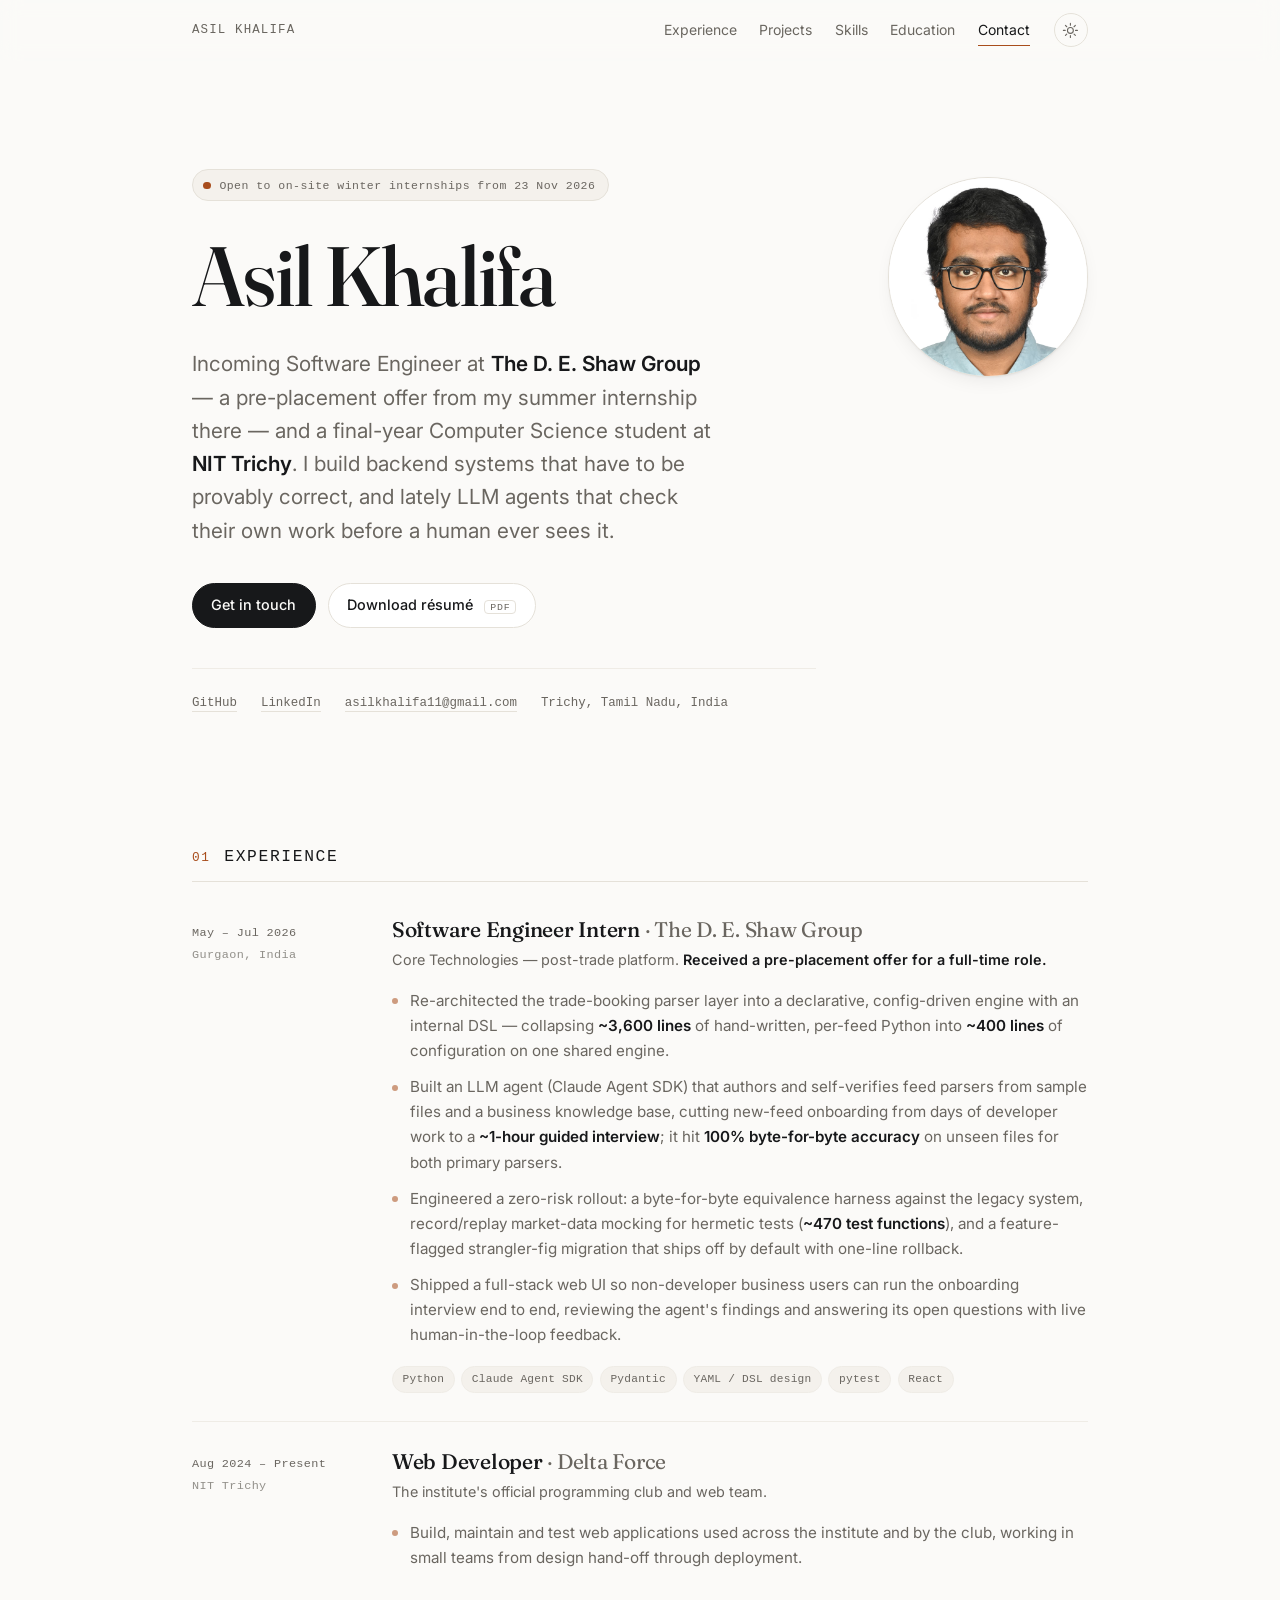
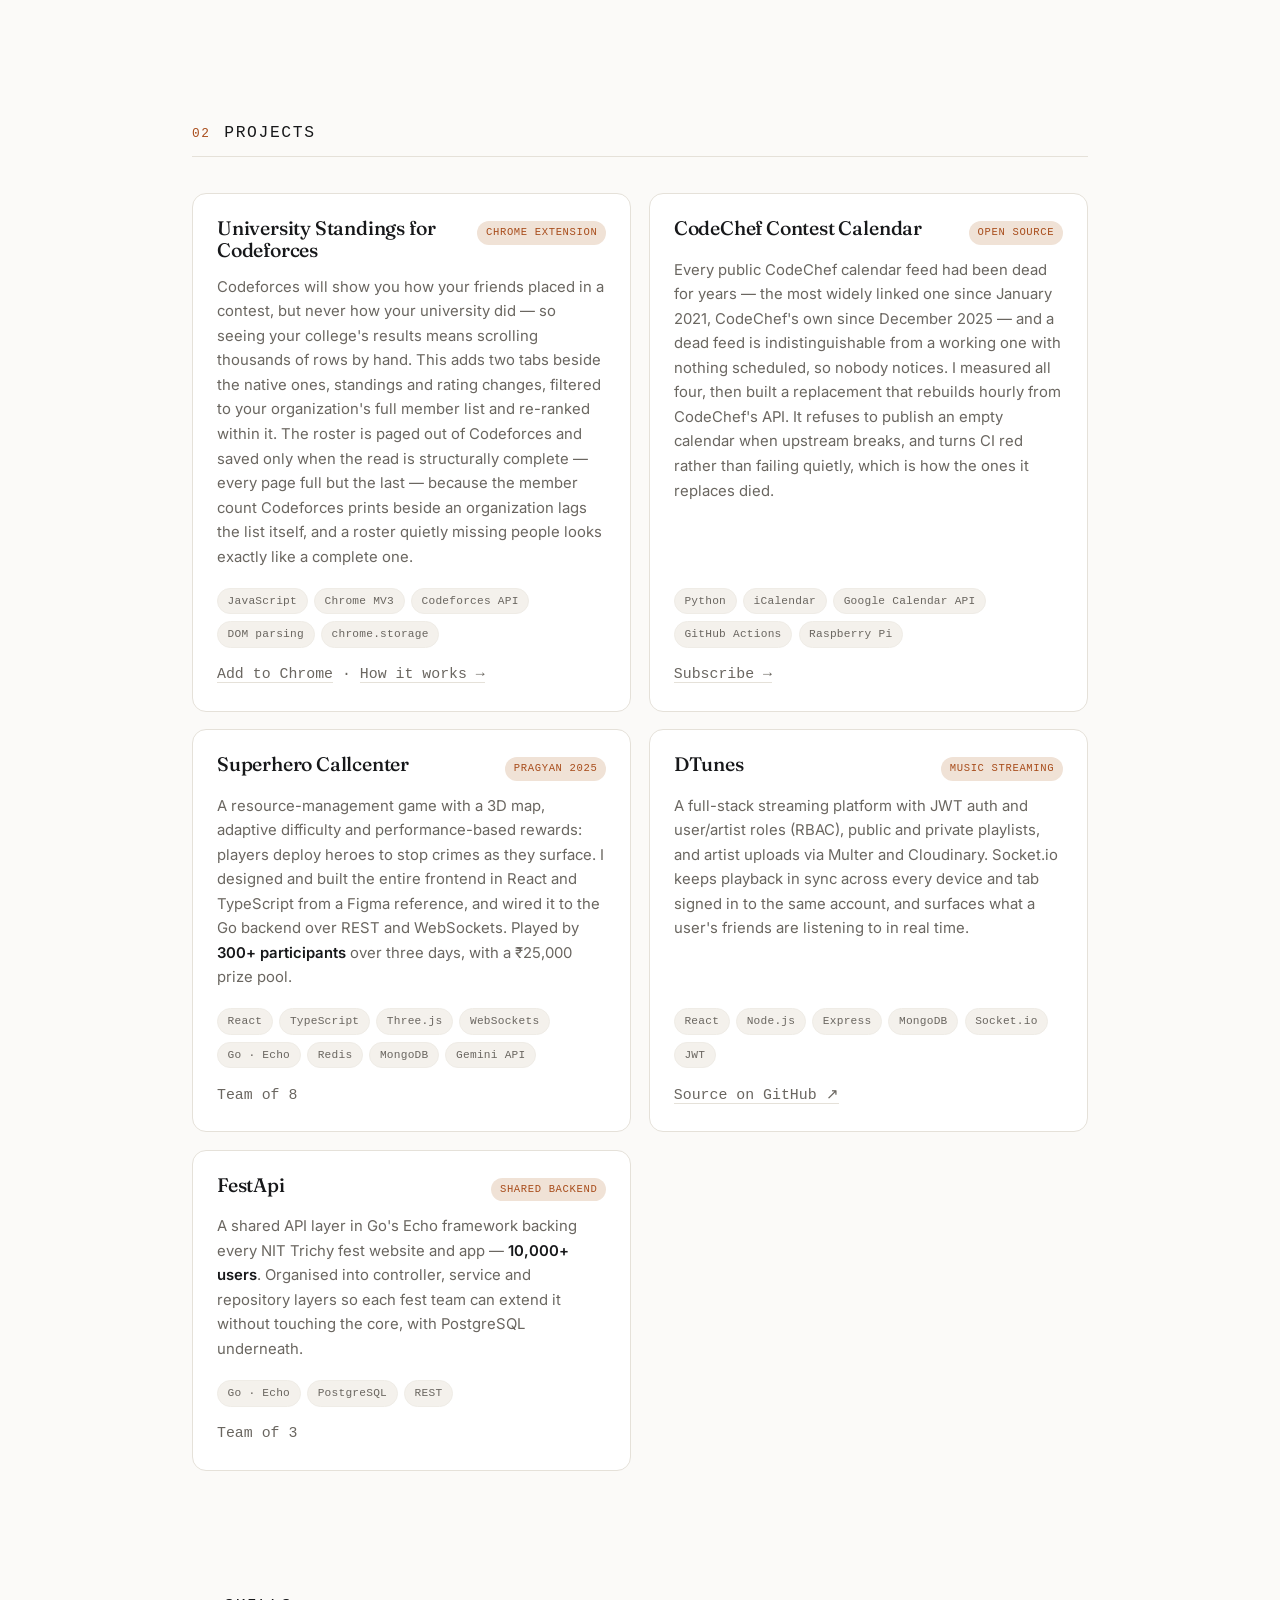
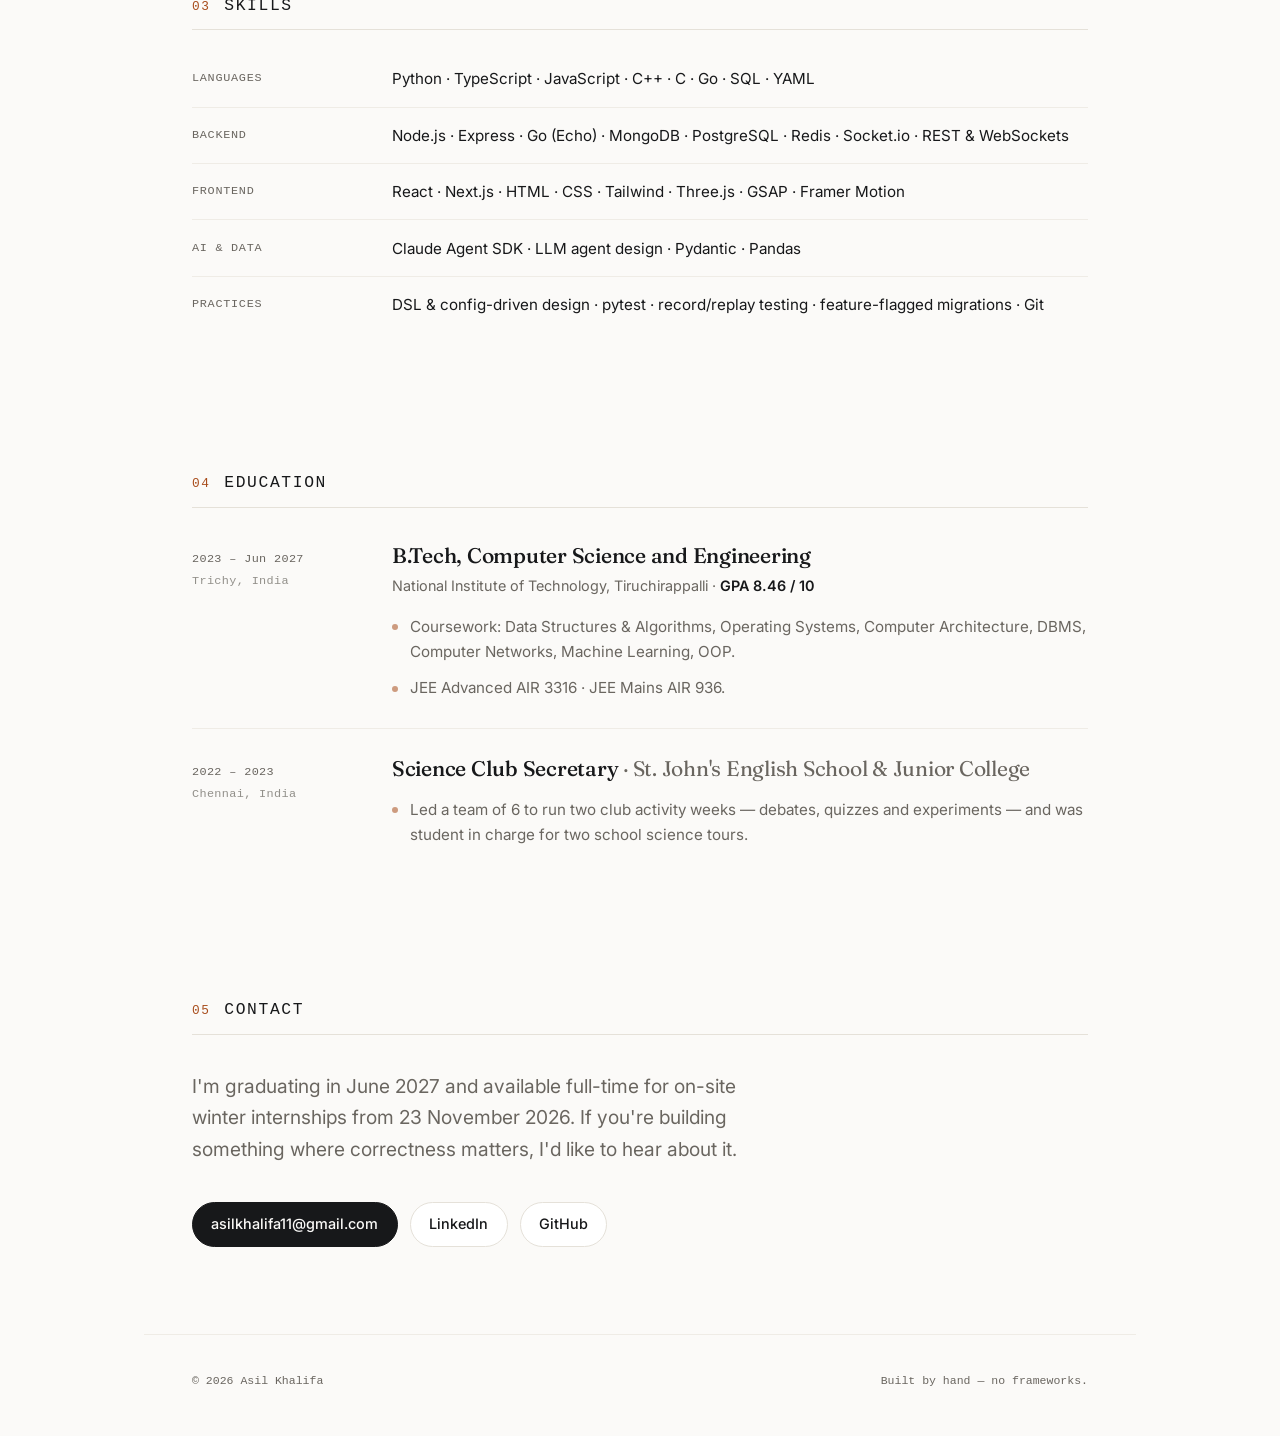
<file: index.html>
<!DOCTYPE html>
<html lang="en">
<head>
<meta charset="UTF-8">
<meta name="viewport" content="width=device-width, initial-scale=1.0">
<title>Asil Khalifa — Software Engineer</title>
<meta name="description" content="Asil Khalifa — incoming Software Engineer at The D. E. Shaw Group and final-year CS student at NIT Trichy. Backend systems, LLM agents and full-stack web.">
<meta name="author" content="Asil Khalifa">
<meta name="theme-color" content="#fbfaf8" media="(prefers-color-scheme: light)">
<meta name="theme-color" content="#111110" media="(prefers-color-scheme: dark)">

<meta property="og:type" content="website">
<meta property="og:title" content="Asil Khalifa — Software Engineer">
<meta property="og:description" content="CSE @ NIT Trichy '27. Incoming Software Engineer at The D. E. Shaw Group. Backend systems, LLM agents and full-stack web.">
<meta property="og:url" content="https://asilkhalifa.com/">
<meta name="twitter:card" content="summary">
<meta property="og:image" content="https://asilkhalifa.com/portrait.jpg">
<meta property="og:image:width" content="640">
<meta property="og:image:height" content="640">
<meta property="og:image:alt" content="Portrait of Asil Khalifa">

<link rel="canonical" href="https://asilkhalifa.com/">
<link rel="icon" href="favicon.svg" type="image/svg+xml">

<link rel="preconnect" href="https://fonts.googleapis.com">
<link rel="preconnect" href="https://fonts.gstatic.com" crossorigin>
<link href="https://fonts.googleapis.com/css2?family=Fraunces:opsz,wght@9..144,400;9..144,500;9..144,600&family=Inter:wght@400;500;600&display=swap" rel="stylesheet">
<link rel="stylesheet" href="styles.css">

<script>
  // Set the theme before first paint so there is no flash.
  (function () {
    try {
      var t = localStorage.getItem('theme');
      if (t) document.documentElement.setAttribute('data-theme', t);
    } catch (e) {}
  })();
</script>
</head>
<body>

<a class="skip" href="#main">Skip to content</a>

<header class="site-header">
  <div class="wrap header-inner">
    <a class="mark" href="#top"><span>Asil Khalifa</span></a>
    <nav class="nav" aria-label="Sections">
      <a href="#experience">Experience</a>
      <a href="#projects">Projects</a>
      <a href="#skills">Skills</a>
      <a href="#education">Education</a>
      <a href="#contact">Contact</a>
    </nav>
    <button id="theme-toggle" class="icon-btn" type="button" aria-label="Switch theme">
      <svg class="sun" viewBox="0 0 24 24" aria-hidden="true"><circle cx="12" cy="12" r="4.2"/><path d="M12 2v2.6M12 19.4V22M2 12h2.6M19.4 12H22M4.9 4.9l1.9 1.9M17.2 17.2l1.9 1.9M19.1 4.9l-1.9 1.9M6.8 17.2l-1.9 1.9"/></svg>
      <svg class="moon" viewBox="0 0 24 24" aria-hidden="true"><path d="M20 14.2A8.2 8.2 0 0 1 9.8 4a8.4 8.4 0 1 0 10.2 10.2z"/></svg>
    </button>
  </div>
</header>

<main id="main">
  <span id="top"></span>

  <!-- Hero -->
  <section class="hero wrap">
   <div class="hero-text">
    <p class="pill reveal"><span class="dot" aria-hidden="true"></span>Open to on-site winter internships from 23 Nov 2026</p>
    <h1 class="reveal">Asil&nbsp;Khalifa</h1>
    <p class="lede reveal">
      Incoming Software Engineer at <strong>The D.&nbsp;E.&nbsp;Shaw Group</strong> — a
      pre-placement offer from my summer internship there — and a final-year Computer Science
      student at <strong>NIT&nbsp;Trichy</strong>. I build backend systems that have to be provably
      correct, and lately LLM agents that check their own work before a human ever sees it.
    </p>
    <div class="actions reveal">
      <a class="btn btn-primary" href="mailto:asilkhalifa11@gmail.com">Get in touch</a>
      <a class="btn" href="Asil-Khalifa-Resume.pdf" download="Asil-Khalifa-Resume.pdf">Download résumé <span class="btn-meta">PDF</span></a>
    </div>
    <ul class="links reveal">
      <li><a href="https://github.com/asil-khalifa" rel="me noopener" target="_blank">GitHub</a></li>
      <li><a href="https://linkedin.com/in/asil-khalifa" rel="me noopener" target="_blank">LinkedIn</a></li>
      <li><a href="mailto:asilkhalifa11@gmail.com">asilkhalifa11@gmail.com</a></li>
      <li><span class="muted">Trichy, Tamil Nadu, India</span></li>
    </ul>
   </div>

    <figure class="portrait reveal">
      <img src="portrait.jpg" width="640" height="640" alt="Portrait of Asil Khalifa"
           decoding="async">
    </figure>
  </section>

  <!-- Experience -->
  <section id="experience" class="wrap section">
    <h2 class="section-title"><span class="num">01</span> Experience</h2>

    <article class="entry reveal">
      <div class="entry-meta">
        <span class="date">May – Jul 2026</span>
        <span class="place">Gurgaon, India</span>
      </div>
      <div class="entry-body">
        <h3>Software Engineer Intern <span class="org">· The D. E. Shaw Group</span></h3>
        <p class="role-note">Core Technologies — post-trade platform. <strong>Received a pre-placement offer for a full-time role.</strong></p>
        <ul class="bullets">
          <li>Re-architected the trade-booking parser layer into a declarative, config-driven engine with an internal DSL — collapsing <strong>~3,600 lines</strong> of hand-written, per-feed Python into <strong>~400 lines</strong> of configuration on one shared engine.</li>
          <li>Built an LLM agent (Claude Agent SDK) that authors and self-verifies feed parsers from sample files and a business knowledge base, cutting new-feed onboarding from days of developer work to a <strong>~1-hour guided interview</strong>; it hit <strong>100% byte-for-byte accuracy</strong> on unseen files for both primary parsers.</li>
          <li>Engineered a zero-risk rollout: a byte-for-byte equivalence harness against the legacy system, record/replay market-data mocking for hermetic tests (<strong>~470 test functions</strong>), and a feature-flagged strangler-fig migration that ships off by default with one-line rollback.</li>
          <li>Shipped a full-stack web UI so non-developer business users can run the onboarding interview end to end, reviewing the agent's findings and answering its open questions with live human-in-the-loop feedback.</li>
        </ul>
        <ul class="chips">
          <li>Python</li><li>Claude Agent SDK</li><li>Pydantic</li><li>YAML / DSL design</li><li>pytest</li><li>React</li>
        </ul>
      </div>
    </article>

    <article class="entry reveal">
      <div class="entry-meta">
        <span class="date">Aug 2024 – Present</span>
        <span class="place">NIT Trichy</span>
      </div>
      <div class="entry-body">
        <h3>Web Developer <span class="org">· Delta Force</span></h3>
        <p class="role-note">The institute's official programming club and web team.</p>
        <ul class="bullets">
          <li>Build, maintain and test web applications used across the institute and by the club, working in small teams from design hand-off through deployment.</li>
        </ul>
      </div>
    </article>
  </section>

  <!-- Projects -->
  <section id="projects" class="wrap section">
    <h2 class="section-title"><span class="num">02</span> Projects</h2>

    <div class="cards">
      <article class="card reveal">
        <header>
          <h3>University Standings for Codeforces</h3>
          <span class="tag">Chrome extension</span>
        </header>
        <p>
          Codeforces will show you how your friends placed in a contest, but never how your
          university did — so seeing your college's results means scrolling thousands of rows by
          hand. This adds two tabs beside the native ones, standings and rating changes, filtered
          to your organization's full member list and re-ranked within it. The roster is paged out
          of Codeforces and saved only when the read is structurally complete — every page full but
          the last — because the member count Codeforces prints beside an organization lags the list
          itself, and a roster quietly missing people looks exactly like a complete one.
        </p>
        <ul class="chips">
          <li>JavaScript</li><li>Chrome MV3</li><li>Codeforces API</li><li>DOM parsing</li><li>chrome.storage</li>
        </ul>
        <p class="card-note"><a href="https://chromewebstore.google.com/detail/okaiimkibeodfmnkgjmcodbmbihmgafd">Add to Chrome</a> &middot; <a href="/university-standings/">How it works →</a></p>
      </article>

      <article class="card reveal">
        <header>
          <h3>CodeChef Contest Calendar</h3>
          <span class="tag">Open source</span>
        </header>
        <p>
          Every public CodeChef calendar feed had been dead for years — the most widely linked one
          since January 2021, CodeChef's own since December 2025 — and a dead feed is
          indistinguishable from a working one with nothing scheduled, so nobody notices. I measured
          all four, then built a replacement that rebuilds hourly from CodeChef's API. It refuses to
          publish an empty calendar when upstream breaks, and turns CI red rather than failing
          quietly, which is how the ones it replaces died.
        </p>
        <ul class="chips">
          <li>Python</li><li>iCalendar</li><li>Google Calendar API</li><li>GitHub Actions</li><li>Raspberry Pi</li>
        </ul>
        <p class="card-note"><a href="/contest-calendars/">Subscribe →</a></p>
      </article>

      <article class="card reveal">
        <header>
          <h3>Superhero Callcenter</h3>
          <span class="tag">Pragyan 2025</span>
        </header>
        <p>
          A resource-management game with a 3D map, adaptive difficulty and performance-based rewards:
          players deploy heroes to stop crimes as they surface. I designed and built the entire frontend
          in React and TypeScript from a Figma reference, and wired it to the Go backend over REST and
          WebSockets. Played by <strong>300+ participants</strong> over three days, with a ₹25,000 prize pool.
        </p>
        <ul class="chips">
          <li>React</li><li>TypeScript</li><li>Three.js</li><li>WebSockets</li><li>Go · Echo</li><li>Redis</li><li>MongoDB</li><li>Gemini API</li>
        </ul>
        <p class="card-note">Team of 8</p>
      </article>

      <article class="card reveal">
        <header>
          <h3>DTunes</h3>
          <span class="tag">Music streaming</span>
        </header>
        <p>
          A full-stack streaming platform with JWT auth and user/artist roles (RBAC), public and private
          playlists, and artist uploads via Multer and Cloudinary. Socket.io keeps playback in sync across
          every device and tab signed in to the same account, and surfaces what a user's friends are
          listening to in real time.
        </p>
        <ul class="chips">
          <li>React</li><li>Node.js</li><li>Express</li><li>MongoDB</li><li>Socket.io</li><li>JWT</li>
        </ul>
        <p class="card-note"><a href="https://github.com/asil-khalifa/delta-task-3/tree/master" rel="noopener" target="_blank">Source on GitHub ↗</a></p>
      </article>

      <article class="card reveal">
        <header>
          <h3>FestApi</h3>
          <span class="tag">Shared backend</span>
        </header>
        <p>
          A shared API layer in Go's Echo framework backing every NIT Trichy fest website and app —
          <strong>10,000+ users</strong>. Organised into controller, service and repository layers so
          each fest team can extend it without touching the core, with PostgreSQL underneath.
        </p>
        <ul class="chips">
          <li>Go · Echo</li><li>PostgreSQL</li><li>REST</li>
        </ul>
        <p class="card-note">Team of 3</p>
      </article>
    </div>
  </section>

  <!-- Skills -->
  <section id="skills" class="wrap section">
    <h2 class="section-title"><span class="num">03</span> Skills</h2>
    <dl class="skills reveal">
      <div>
        <dt>Languages</dt>
        <dd>Python · TypeScript · JavaScript · C++ · C · Go · SQL · YAML</dd>
      </div>
      <div>
        <dt>Backend</dt>
        <dd>Node.js · Express · Go (Echo) · MongoDB · PostgreSQL · Redis · Socket.io · REST &amp; WebSockets</dd>
      </div>
      <div>
        <dt>Frontend</dt>
        <dd>React · Next.js · HTML · CSS · Tailwind · Three.js · GSAP · Framer Motion</dd>
      </div>
      <div>
        <dt>AI &amp; data</dt>
        <dd>Claude Agent SDK · LLM agent design · Pydantic · Pandas</dd>
      </div>
      <div>
        <dt>Practices</dt>
        <dd>DSL &amp; config-driven design · pytest · record/replay testing · feature-flagged migrations · Git</dd>
      </div>
    </dl>
  </section>

  <!-- Education -->
  <section id="education" class="wrap section">
    <h2 class="section-title"><span class="num">04</span> Education</h2>

    <article class="entry reveal">
      <div class="entry-meta">
        <span class="date">2023 – Jun 2027</span>
        <span class="place">Trichy, India</span>
      </div>
      <div class="entry-body">
        <h3>B.Tech, Computer Science and Engineering</h3>
        <p class="role-note">National Institute of Technology, Tiruchirappalli · <strong>GPA 8.46 / 10</strong></p>
        <ul class="bullets">
          <li>Coursework: Data Structures &amp; Algorithms, Operating Systems, Computer Architecture, DBMS, Computer Networks, Machine Learning, OOP.</li>
          <li>JEE Advanced AIR 3316 · JEE Mains AIR 936.</li>
        </ul>
      </div>
    </article>

    <article class="entry reveal">
      <div class="entry-meta">
        <span class="date">2022 – 2023</span>
        <span class="place">Chennai, India</span>
      </div>
      <div class="entry-body">
        <h3>Science Club Secretary <span class="org">· St. John's English School &amp; Junior College</span></h3>
        <ul class="bullets">
          <li>Led a team of 6 to run two club activity weeks — debates, quizzes and experiments — and was student in charge for two school science tours.</li>
        </ul>
      </div>
    </article>
  </section>

  <!-- Contact -->
  <section id="contact" class="wrap section contact">
    <h2 class="section-title"><span class="num">05</span> Contact</h2>
    <p class="contact-lede reveal">
      I'm graduating in June 2027 and available full-time for on-site winter internships from
      23 November 2026. If you're building something where correctness matters, I'd like to hear about it.
    </p>
    <div class="actions reveal">
      <a class="btn btn-primary" href="mailto:asilkhalifa11@gmail.com">asilkhalifa11@gmail.com</a>
      <a class="btn" href="https://linkedin.com/in/asil-khalifa" rel="noopener" target="_blank">LinkedIn</a>
      <a class="btn" href="https://github.com/asil-khalifa" rel="noopener" target="_blank">GitHub</a>
    </div>
  </section>
</main>

<footer class="wrap site-footer">
  <p>© <span id="year">2026</span> Asil Khalifa</p>
  <p class="muted">Built by hand — no frameworks.</p>
</footer>

<script type="application/ld+json">
{
  "@context": "https://schema.org",
  "@type": "Person",
  "name": "Asil Khalifa",
  "url": "https://asilkhalifa.com/",
  "email": "mailto:asilkhalifa11@gmail.com",
  "jobTitle": "Incoming Software Engineer",
  "worksFor": { "@type": "Organization", "name": "The D. E. Shaw Group" },
  "alumniOf": { "@type": "CollegeOrUniversity", "name": "National Institute of Technology, Tiruchirappalli" },
  "image": "https://asilkhalifa.com/portrait.jpg",
  "sameAs": [
    "https://github.com/asil-khalifa",
    "https://linkedin.com/in/asil-khalifa"
  ]
}
</script>

<script src="script.js"></script>
</body>
</html>
</file>
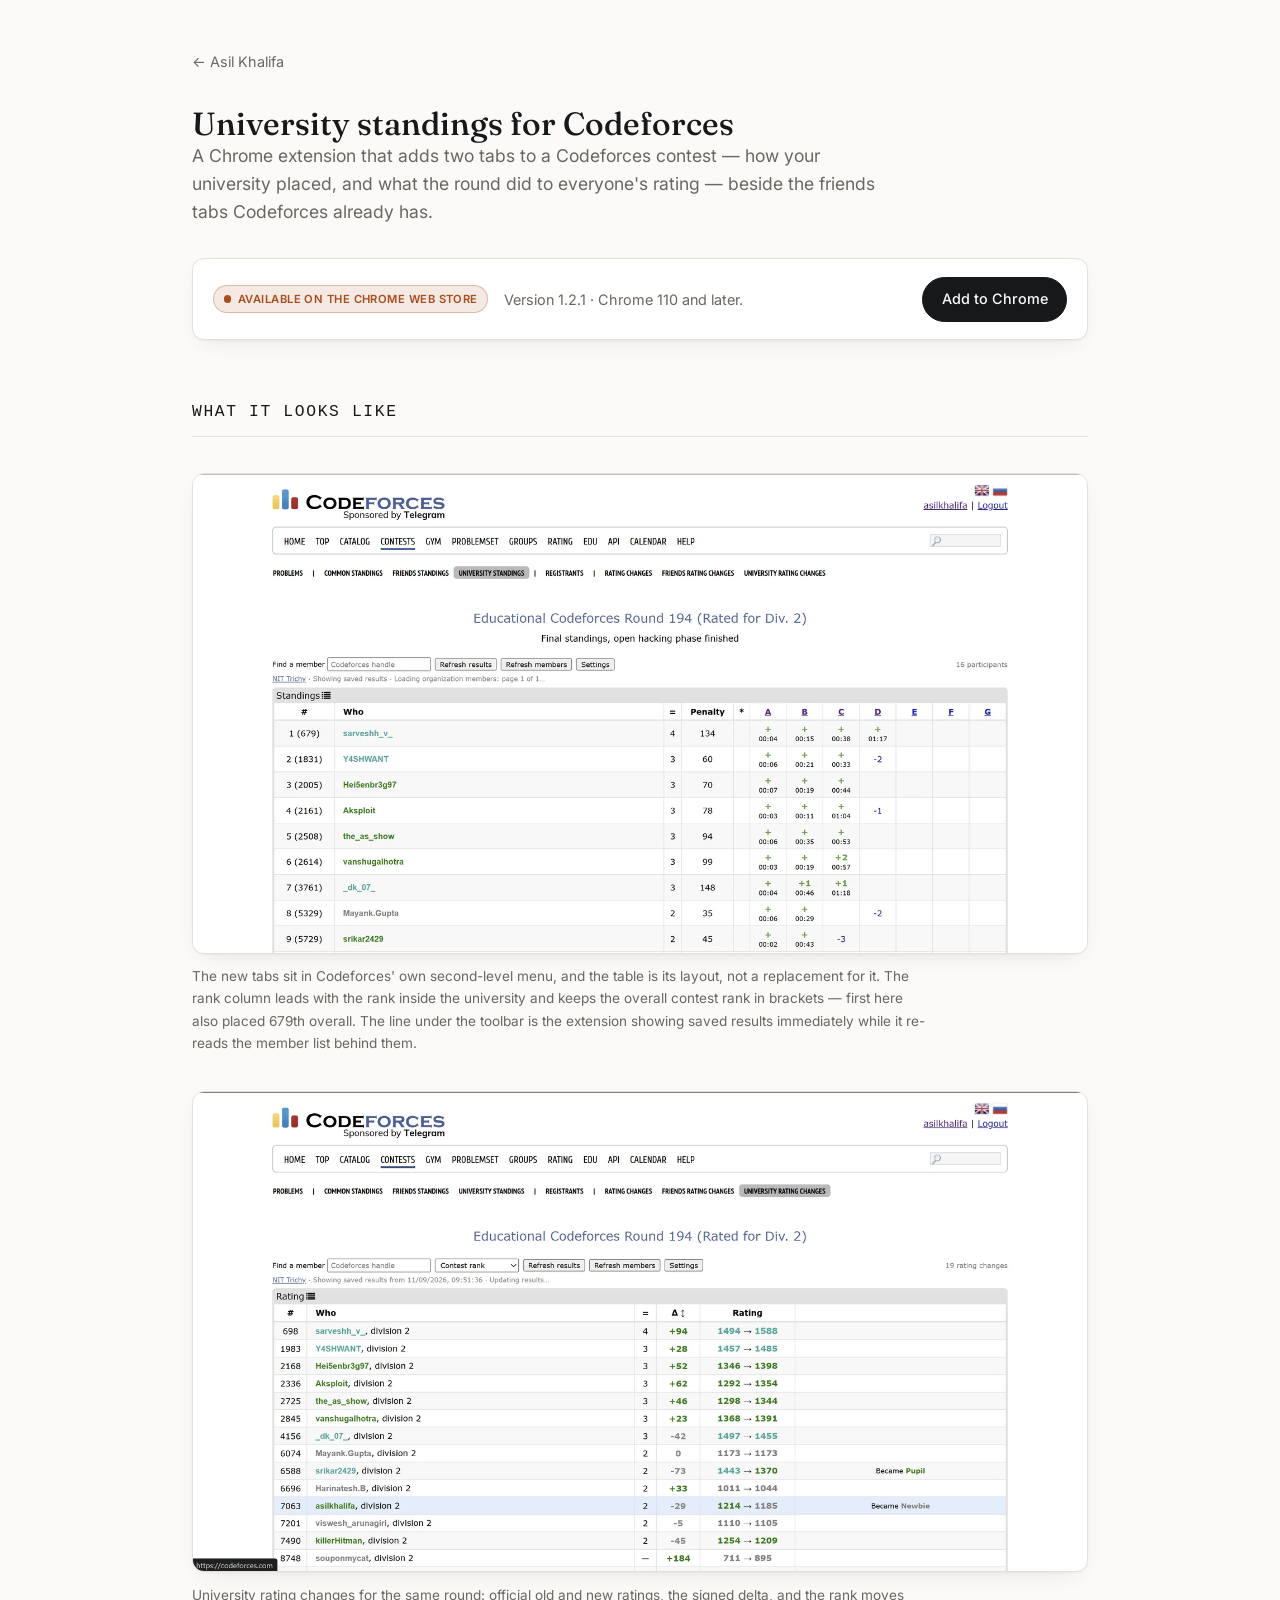
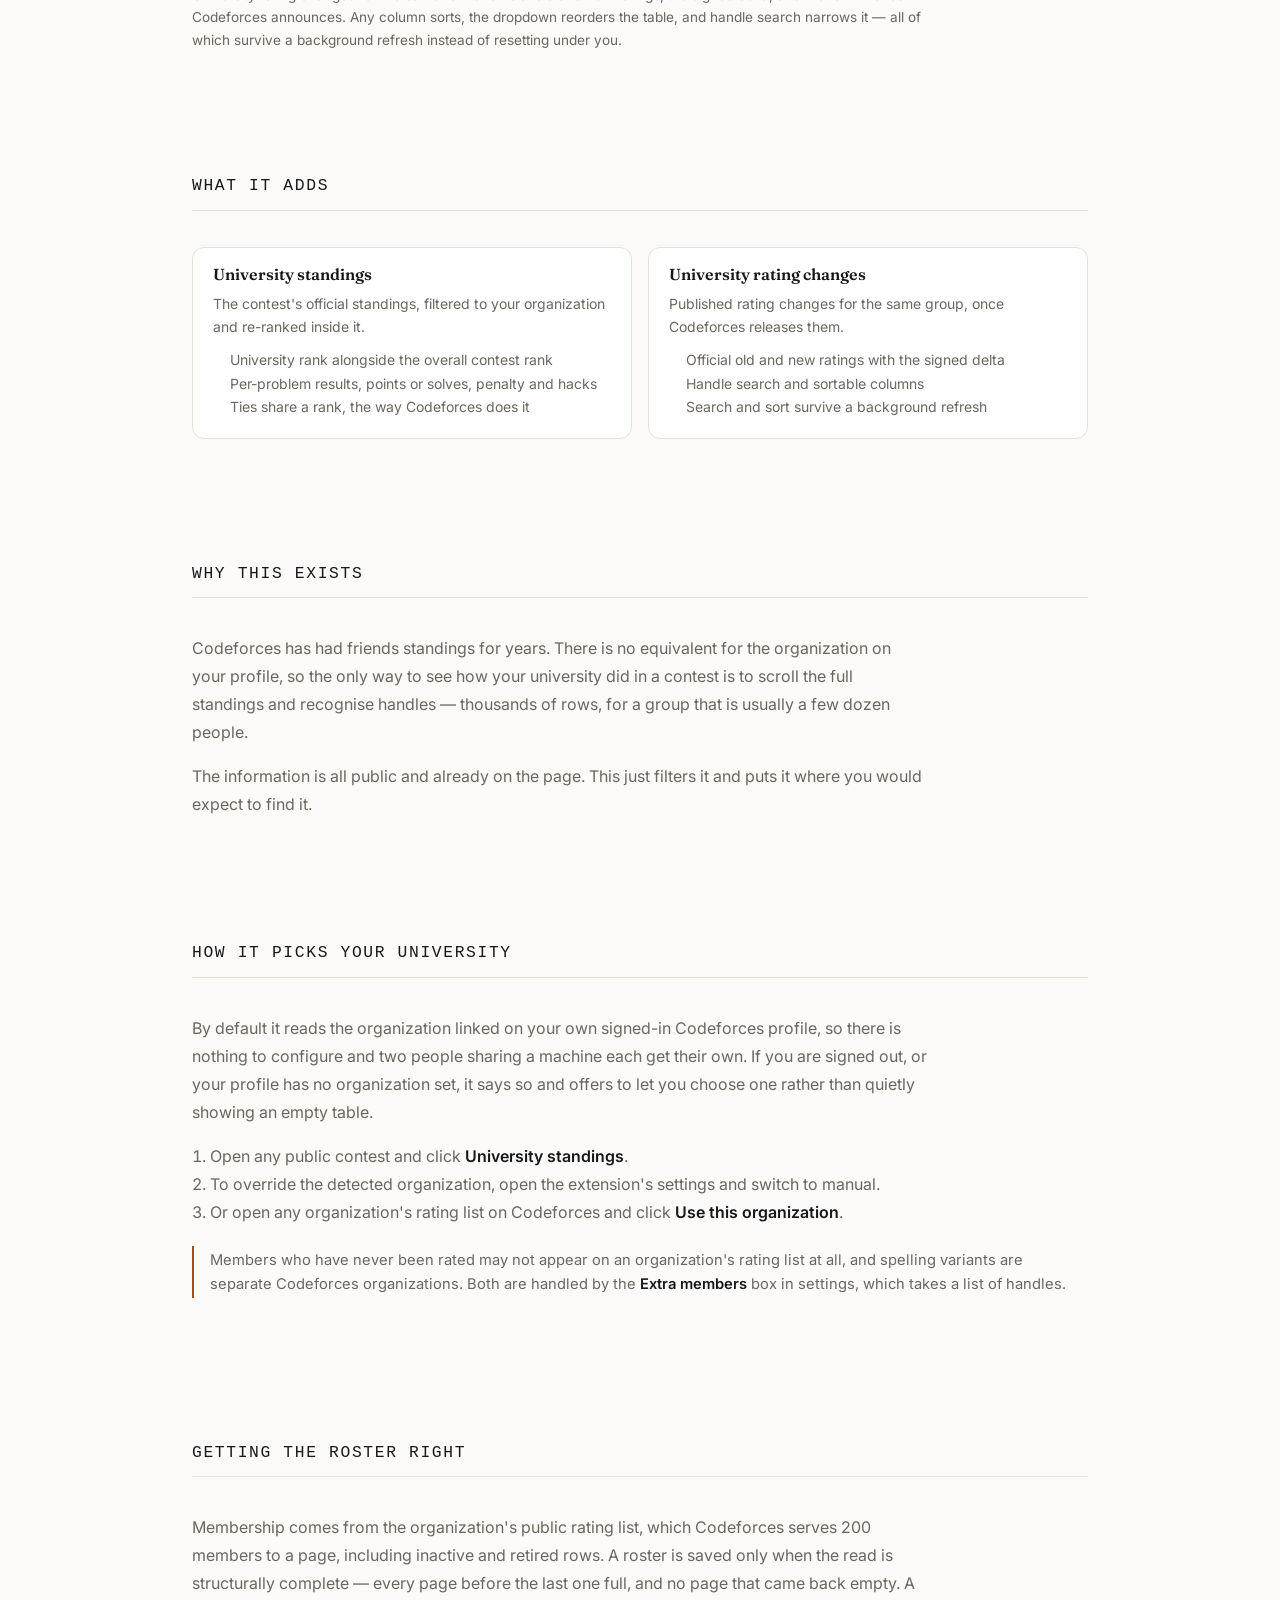
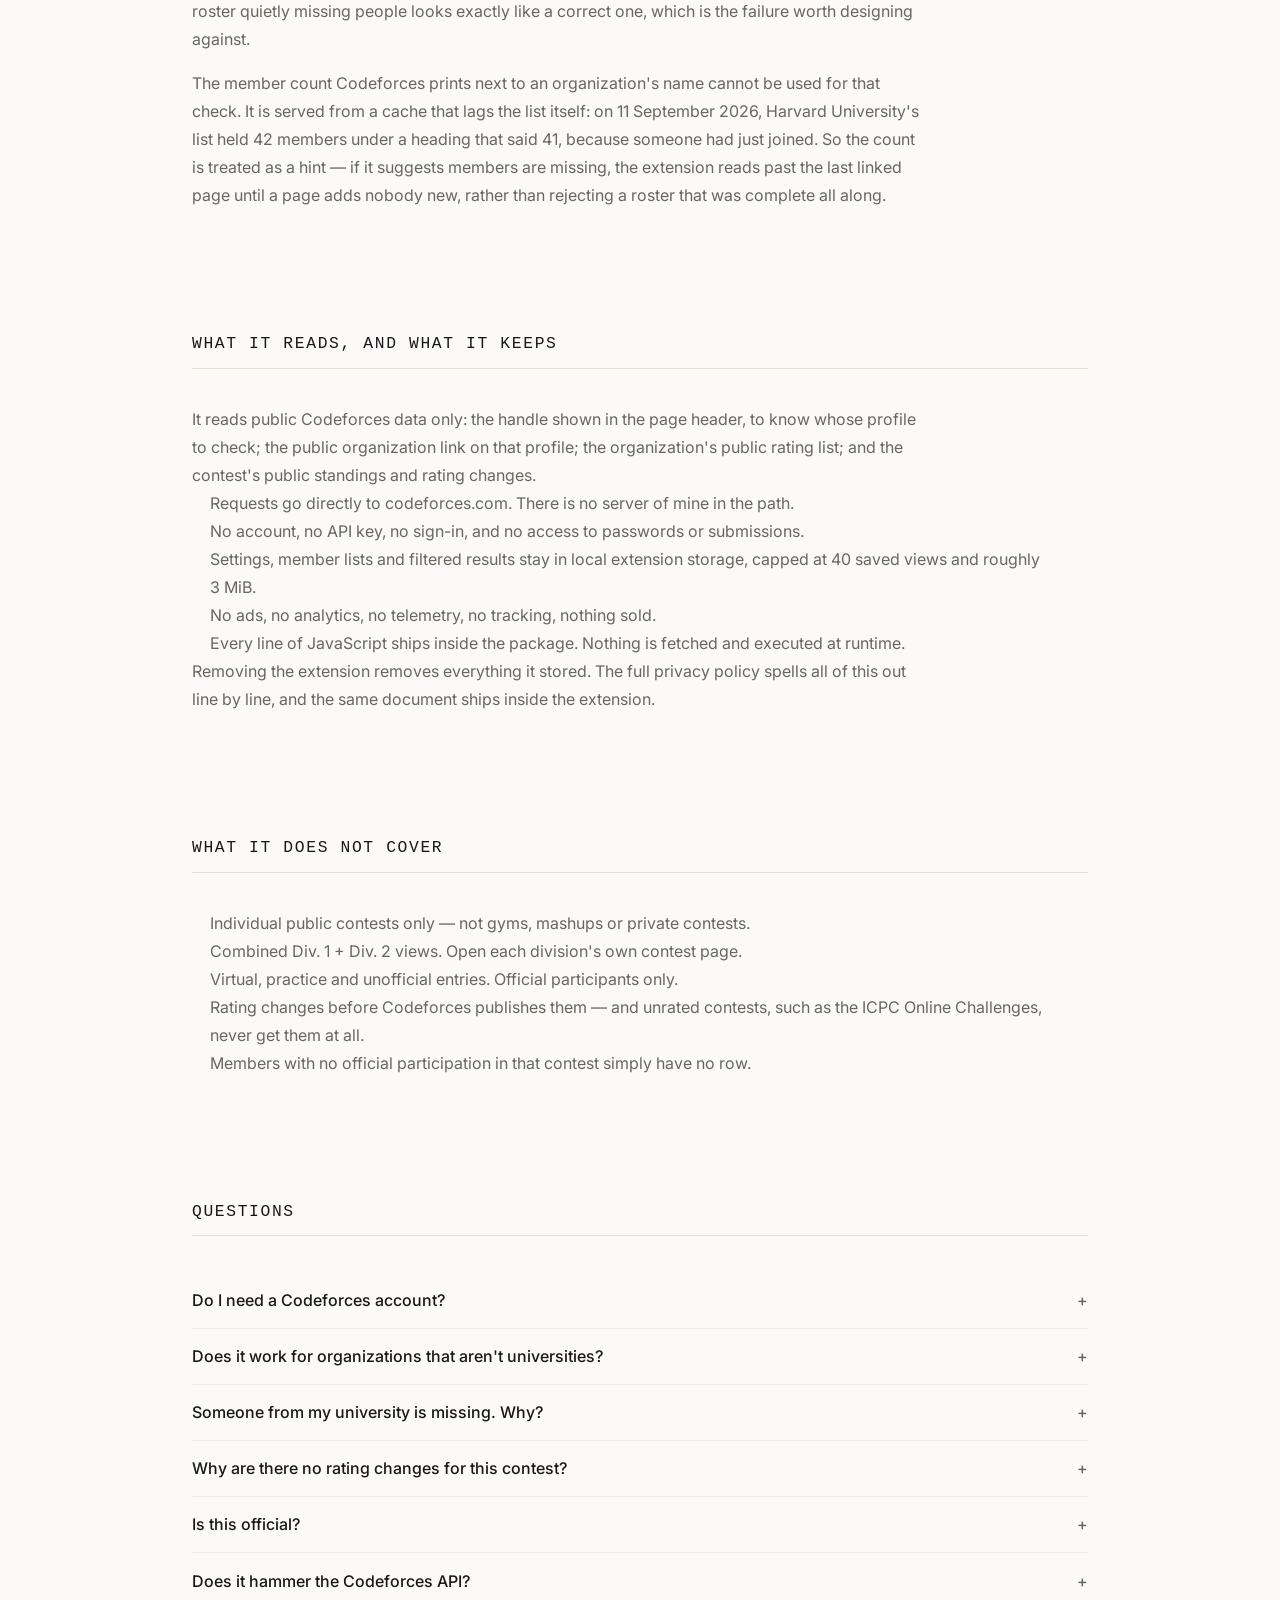
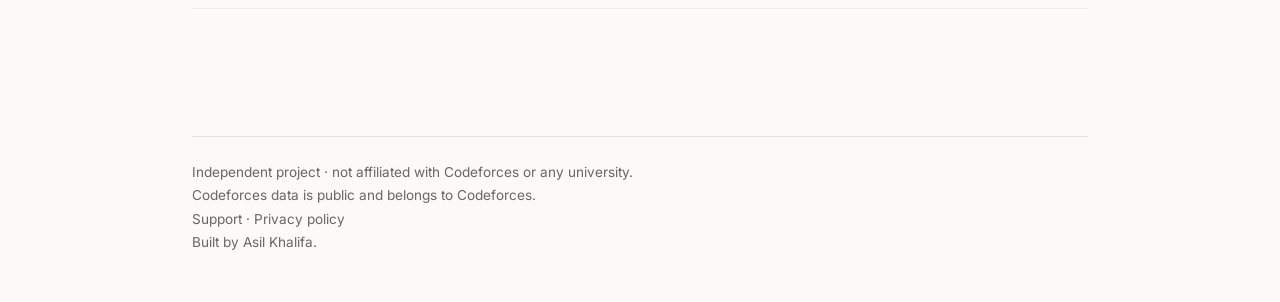
<file: university-standings/index.html>
<!DOCTYPE html>
<html lang="en">
<head>
<meta charset="UTF-8">
<meta name="viewport" content="width=device-width, initial-scale=1.0">

<title>University Standings for Codeforces — a Chrome extension</title>
<meta name="description" content="Codeforces shows how your friends placed in a contest, never how your university did. A Chrome extension that adds university standings and rating changes beside the friends tabs.">
<meta name="author" content="Asil Khalifa">
<meta name="theme-color" content="#fbfaf8" media="(prefers-color-scheme: light)">
<meta name="theme-color" content="#111110" media="(prefers-color-scheme: dark)">

<link rel="canonical" href="https://asilkhalifa.com/university-standings/">

<meta property="og:type" content="article">
<meta property="og:title" content="University Standings for Codeforces — a Chrome extension">
<meta property="og:description" content="Codeforces shows how your friends placed in a contest, never how your university did. This adds university standings and rating changes beside the friends tabs.">
<meta property="og:url" content="https://asilkhalifa.com/university-standings/">
<meta property="og:site_name" content="Asil Khalifa">
<meta property="og:image" content="https://asilkhalifa.com/university-standings/university-standings.webp">
<meta property="og:image:width" content="1600">
<meta property="og:image:height" content="857">
<meta property="og:image:alt" content="University standings tab open on a Codeforces contest">
<meta name="twitter:card" content="summary_large_image">

<link rel="icon" href="/favicon.svg" type="image/svg+xml">
<link rel="preconnect" href="https://fonts.googleapis.com">
<link rel="preconnect" href="https://fonts.gstatic.com" crossorigin>
<link href="https://fonts.googleapis.com/css2?family=Fraunces:opsz,wght@9..144,400;9..144,500;9..144,600&family=Inter:wght@400;500;600&display=swap" rel="stylesheet">
<link rel="stylesheet" href="/styles.css">

<script>
  // Match the theme before first paint so there is no flash.
  (function () {
    try {
      var t = localStorage.getItem('theme');
      if (t) document.documentElement.setAttribute('data-theme', t);
    } catch (e) {}
  })();
</script>

<style>
  .page-head { padding-top: 3rem; }
  .back-link {
    display: inline-block; margin-bottom: 2rem;
    font-size: .9rem; color: var(--muted); text-decoration: none;
  }
  .back-link:hover { color: var(--accent); }
  .lede { font-size: 1.1rem; color: var(--muted); max-width: 44rem; }

  .status {
    display: flex; flex-wrap: wrap; align-items: center; gap: .75rem 1rem;
    border: 1px solid var(--line); border-radius: 12px;
    background: var(--surface); box-shadow: var(--shadow);
    padding: 1.1rem 1.25rem; margin: 2rem 0 0;
  }
  .badge {
    flex: none;
    display: inline-flex; align-items: center; gap: .45rem;
    font-size: .7rem; letter-spacing: .04em; text-transform: uppercase;
    font-weight: 600; padding: .22rem .6rem; border-radius: 99px;
    color: var(--accent);
    background: color-mix(in srgb, var(--accent) 12%, transparent);
    border: 1px solid color-mix(in srgb, var(--accent) 30%, transparent);
  }
  .badge .dot {
    display: inline-block; flex: none;
    width: .45rem; height: .45rem; border-radius: 99px; background: var(--accent);
  }
  .status p { margin: 0; font-size: .9rem; color: var(--muted); line-height: 1.6; flex: 1 1 18rem; }

  .shots { display: grid; gap: 2.25rem; margin-top: 1.5rem; }
  figure.shot { margin: 0; }
  /* The captures are light-background screenshots of Codeforces itself, so they keep a
     white bed in both themes rather than being tinted to match the page. */
  figure.shot img {
    display: block; width: 100%; height: auto;
    background: #fff;
    border: 1px solid var(--line); border-radius: 12px;
    box-shadow: var(--shadow);
  }
  figure.shot figcaption {
    margin-top: .7rem; font-size: .85rem; color: var(--muted); line-height: 1.65;
    max-width: 46rem;
  }

  .grid {
    display: grid; gap: 1rem; margin: 1.5rem 0 0;
    grid-template-columns: repeat(auto-fit, minmax(min(100%, 20rem), 1fr));
  }
  .panel {
    border: 1px solid var(--line); border-radius: 12px;
    background: var(--surface); padding: 1.15rem 1.25rem;
    display: flex; flex-direction: column; gap: .6rem;
  }
  .panel h3 { margin: 0; font-size: 1rem; font-family: var(--serif); font-weight: 600; }
  .panel p  { margin: 0; font-size: .875rem; color: var(--muted); line-height: 1.6; }
  .panel ul { margin: 0; padding-left: 1.05rem; font-size: .875rem; color: var(--muted); line-height: 1.7; }

  .note {
    border-left: 2px solid var(--accent); padding: .1rem 0 .1rem 1rem;
    color: var(--muted); font-size: .92rem; margin: 1.25rem 0;
  }
  .steps { padding-left: 1.15rem; line-height: 1.75; color: var(--muted); }
  .prose { color: var(--muted); line-height: 1.75; max-width: 46rem; }
  .prose + .prose { margin-top: 1rem; }
  .steps code, .prose code, li code, p code {
    font-family: var(--mono); font-size: .82em;
    background: var(--bg-soft); padding: .1rem .35rem; border-radius: 5px;
  }

  details.faq { border-bottom: 1px solid var(--line-soft); padding: .9rem 0; }
  details.faq summary {
    cursor: pointer; font-weight: 500; list-style: none;
    display: flex; justify-content: space-between; gap: 1rem;
  }
  details.faq summary::-webkit-details-marker { display: none; }
  details.faq summary::after {
    content: "+"; color: var(--muted);
    transition: transform .25s ease; transform-origin: center;
  }
  details.faq[open] summary::after { content: "\2013"; }

  /* Height is driven by the script below so open/close can be animated --
     <details> gives no transitionable property on its own. */
  .faq-body { overflow: hidden; transition: height .26s cubic-bezier(.25,.6,.3,1); }
  details.faq p { color: var(--muted); font-size: .92rem; line-height: 1.6; margin: .7rem 0 0; }

  @media (prefers-reduced-motion: reduce) {
    .faq-body { transition: none; }
  }

  .foot {
    margin: 4rem 0 3rem; padding-top: 1.5rem; border-top: 1px solid var(--line);
    color: var(--muted); font-size: .85rem; line-height: 1.7;
  }
</style>
</head>
<body>

<main id="main" class="wrap page-head">

  <a class="back-link" href="/">&larr; Asil Khalifa</a>

  <h1>University standings for Codeforces</h1>
  <p class="lede">
    A Chrome extension that adds two tabs to a Codeforces contest &mdash; how your
    university placed, and what the round did to everyone's rating &mdash; beside the
    friends tabs Codeforces already has.
  </p>

  <div class="status">
    <span class="badge"><span class="dot" aria-hidden="true"></span>Available on the Chrome Web Store</span>
    <p>Version 1.2.1 &middot; Chrome 110 and later.</p>
    <a class="btn btn-primary" href="https://chromewebstore.google.com/detail/okaiimkibeodfmnkgjmcodbmbihmgafd">Add to Chrome</a>
  </div>

  <section class="section" aria-labelledby="look">
    <h2 class="section-title" id="look">What it looks like</h2>

    <div class="shots">
      <figure class="shot">
        <img src="university-standings.webp" width="1600" height="857" loading="lazy" decoding="async"
             alt="A Codeforces contest page with a University standings tab added beside Friends standings, listing 16 university participants with their problem results.">
        <figcaption>
          The new tabs sit in Codeforces' own second-level menu, and the table is its
          layout, not a replacement for it. The rank column leads with the rank inside the
          university and keeps the overall contest rank in brackets &mdash; first here also
          placed 679th overall. The line under the toolbar is the extension showing saved
          results immediately while it re-reads the member list behind them.
        </figcaption>
      </figure>

      <figure class="shot">
        <img src="university-rating-changes.webp" width="1600" height="859" loading="lazy" decoding="async"
             alt="The University rating changes tab listing 19 members with their old rating, new rating and signed delta.">
        <figcaption>
          University rating changes for the same round: official old and new ratings, the
          signed delta, and the rank moves Codeforces announces. Any column sorts, the
          dropdown reorders the table, and handle search narrows it &mdash; all of which
          survive a background refresh instead of resetting under you.
        </figcaption>
      </figure>
    </div>
  </section>

  <section class="section" aria-labelledby="what">
    <h2 class="section-title" id="what">What it adds</h2>

    <div class="grid">
      <article class="panel">
        <h3>University standings</h3>
        <p>The contest's official standings, filtered to your organization and re-ranked inside it.</p>
        <ul>
          <li>University rank alongside the overall contest rank</li>
          <li>Per-problem results, points or solves, penalty and hacks</li>
          <li>Ties share a rank, the way Codeforces does it</li>
        </ul>
      </article>

      <article class="panel">
        <h3>University rating changes</h3>
        <p>Published rating changes for the same group, once Codeforces releases them.</p>
        <ul>
          <li>Official old and new ratings with the signed delta</li>
          <li>Handle search and sortable columns</li>
          <li>Search and sort survive a background refresh</li>
        </ul>
      </article>
    </div>
  </section>

  <section class="section" aria-labelledby="why">
    <h2 class="section-title" id="why">Why this exists</h2>
    <p class="prose">
      Codeforces has had friends standings for years. There is no equivalent for the
      organization on your profile, so the only way to see how your university did in a
      contest is to scroll the full standings and recognise handles &mdash; thousands of
      rows, for a group that is usually a few dozen people.
    </p>
    <p class="prose">
      The information is all public and already on the page. This just filters it and puts
      it where you would expect to find it.
    </p>
  </section>

  <section class="section" aria-labelledby="picking">
    <h2 class="section-title" id="picking">How it picks your university</h2>
    <p class="prose">
      By default it reads the organization linked on your own signed-in Codeforces profile,
      so there is nothing to configure and two people sharing a machine each get their own.
      If you are signed out, or your profile has no organization set, it says so and offers
      to let you choose one rather than quietly showing an empty table.
    </p>
    <ol class="steps">
      <li>Open any public contest and click <strong>University standings</strong>.</li>
      <li>To override the detected organization, open the extension's settings and switch to manual.</li>
      <li>Or open any organization's rating list on Codeforces and click <strong>Use this organization</strong>.</li>
    </ol>
    <p class="note">
      Members who have never been rated may not appear on an organization's rating list at
      all, and spelling variants are separate Codeforces organizations. Both are handled by
      the <strong>Extra members</strong> box in settings, which takes a list of handles.
    </p>
  </section>

  <section class="section" aria-labelledby="roster">
    <h2 class="section-title" id="roster">Getting the roster right</h2>
    <p class="prose">
      Membership comes from the organization's public rating list, which Codeforces serves
      200 members to a page, including inactive and retired rows. A roster is saved only
      when the read is structurally complete &mdash; every page before the last one full,
      and no page that came back empty. A roster quietly missing people looks exactly like a
      correct one, which is the failure worth designing against.
    </p>
    <p class="prose">
      The member count Codeforces prints next to an organization's name cannot be used for
      that check. It is served from a cache that lags the list itself: on 11 September 2026,
      Harvard University's list held 42 members under a heading that said 41, because
      someone had just joined. So the count is treated as a hint &mdash; if it suggests
      members are missing, the extension reads past the last linked page until a page adds
      nobody new, rather than rejecting a roster that was complete all along.
    </p>
  </section>

  <section class="section" aria-labelledby="privacy">
    <h2 class="section-title" id="privacy">What it reads, and what it keeps</h2>
    <p class="prose">
      It reads public Codeforces data only: the handle shown in the page header, to know
      whose profile to check; the public organization link on that profile; the
      organization's public rating list; and the contest's public standings and rating
      changes.
    </p>
    <ul class="steps">
      <li>Requests go directly to codeforces.com. There is no server of mine in the path.</li>
      <li>No account, no API key, no sign-in, and no access to passwords or submissions.</li>
      <li>Settings, member lists and filtered results stay in local extension storage, capped at 40 saved views and roughly 3&nbsp;MiB.</li>
      <li>No ads, no analytics, no telemetry, no tracking, nothing sold.</li>
      <li>Every line of JavaScript ships inside the package. Nothing is fetched and executed at runtime.</li>
    </ul>
    <p class="prose">
      Removing the extension removes everything it stored. The
      <a href="/university-standings/privacy/">full privacy policy</a> spells all of this out
      line by line, and the same document ships inside the extension.
    </p>
  </section>

  <section class="section" aria-labelledby="limits">
    <h2 class="section-title" id="limits">What it does not cover</h2>
    <ul class="steps">
      <li>Individual public contests only &mdash; not gyms, mashups or private contests.</li>
      <li>Combined Div. 1 + Div. 2 views. Open each division's own contest page.</li>
      <li>Virtual, practice and unofficial entries. Official participants only.</li>
      <li>Rating changes before Codeforces publishes them &mdash; and unrated contests, such as the ICPC Online Challenges, never get them at all.</li>
      <li>Members with no official participation in that contest simply have no row.</li>
    </ul>
  </section>

  <section class="section" aria-labelledby="faq">
    <h2 class="section-title" id="faq">Questions</h2>

    <details class="faq">
      <summary>Do I need a Codeforces account?</summary>
      <div class="faq-body"><p>Only for automatic detection, which reads the organization from the profile you are signed in as. Choose an organization manually and the extension works signed out. There is nothing to sign in to on my side either way.</p></div>
    </details>

    <details class="faq">
      <summary>Does it work for organizations that aren't universities?</summary>
      <div class="faq-body"><p>Yes. Codeforces treats every organization the same way, so a company or a club works identically &mdash; the tabs say "university" because that is what almost everyone uses it for.</p></div>
    </details>

    <details class="faq">
      <summary>Someone from my university is missing. Why?</summary>
      <div class="faq-body"><p>An organization's rating list is not a directory of everyone who ever registered there. Members who have never been rated may not be listed, and a differently spelled organization name is a separate organization on Codeforces. Add the missing handles in the Extra members box in settings.</p></div>
    </details>

    <details class="faq">
      <summary>Why are there no rating changes for this contest?</summary>
      <div class="faq-body"><p>Either Codeforces has not published them yet, or the contest is unrated and never will have them. Long unrated events such as the ICPC Online Challenges fall into the second case, and the extension says which one applies instead of asking you to retry forever.</p></div>
    </details>

    <details class="faq">
      <summary>Is this official?</summary>
      <div class="faq-body"><p>No. It is an independent project, not affiliated with Codeforces or with any university. It reads the same public pages and public API you can open yourself.</p></div>
    </details>

    <details class="faq">
      <summary>Does it hammer the Codeforces API?</summary>
      <div class="faq-body"><p>No. Requests are paced with a gap between them and coordinated across tabs, member lists are re-read about once a day, and saved results are shown immediately while any refresh happens in the background.</p></div>
    </details>
  </section>

  <p class="foot">
    Independent project &middot; not affiliated with Codeforces or any university.<br>
    Codeforces data is public and belongs to Codeforces.<br>
    <a href="/university-standings/support/">Support</a> &middot;
    <a href="/university-standings/privacy/">Privacy policy</a><br>
    Built by <a href="/">Asil Khalifa</a>.
  </p>

</main>

<script>
  // Animate the FAQ open/close. <details> exposes nothing transitionable, so
  // the toggle is intercepted and the wrapper's height animated by hand.
  // Without JS the disclosure still works, just instantly.
  (function () {
    var reduced = window.matchMedia('(prefers-reduced-motion: reduce)');
    var DURATION = 260;

    document.querySelectorAll('details.faq').forEach(function (d) {
      var summary = d.querySelector('summary');
      var body = d.querySelector('.faq-body');
      if (!summary || !body) return;
      var busy = false;

      summary.addEventListener('click', function (e) {
        if (reduced.matches) return;   // let the browser do it instantly
        e.preventDefault();
        if (busy) return;
        busy = true;

        var release = function () { body.style.height = ''; busy = false; };

        if (d.open) {
          body.style.height = body.scrollHeight + 'px';
          requestAnimationFrame(function () {
            requestAnimationFrame(function () { body.style.height = '0px'; });
          });
          setTimeout(function () { d.open = false; release(); }, DURATION);
        } else {
          d.open = true;
          var target = body.scrollHeight;
          body.style.height = '0px';
          requestAnimationFrame(function () {
            requestAnimationFrame(function () { body.style.height = target + 'px'; });
          });
          setTimeout(release, DURATION);
        }
      });
    });
  })();
</script>

<script type="application/ld+json">
{
  "@context": "https://schema.org",
  "@graph": [
    {
      "@type": "TechArticle",
      "headline": "University standings for Codeforces",
      "description": "A Chrome extension that adds university contest standings and published rating changes to Codeforces, beside the existing friends tabs.",
      "url": "https://asilkhalifa.com/university-standings/",
      "image": "https://asilkhalifa.com/university-standings/university-standings.webp",
      "datePublished": "2026-09-11",
      "dateModified": "2026-09-12",
      "inLanguage": "en",
      "author": { "@type": "Person", "name": "Asil Khalifa", "url": "https://asilkhalifa.com/" },
      "publisher": { "@type": "Person", "name": "Asil Khalifa", "url": "https://asilkhalifa.com/" },
      "mainEntityOfPage": { "@type": "WebPage", "@id": "https://asilkhalifa.com/university-standings/" }
    },
    {
      "@type": "SoftwareApplication",
      "name": "University Standings for Codeforces",
      "description": "Adds university contest standings and rating changes to Codeforces, including active and inactive organization members.",
      "applicationCategory": "BrowserApplication",
      "operatingSystem": "Chrome 110 or later",
      "softwareVersion": "1.2.1",
      "installUrl": "https://chromewebstore.google.com/detail/okaiimkibeodfmnkgjmcodbmbihmgafd",
      "screenshot": "https://asilkhalifa.com/university-standings/university-standings.webp",
      "author": { "@type": "Person", "name": "Asil Khalifa", "url": "https://asilkhalifa.com/" }
    },
    {
      "@type": "FAQPage",
      "mainEntity": [
        {
          "@type": "Question",
          "name": "Do I need a Codeforces account to see university standings?",
          "acceptedAnswer": { "@type": "Answer", "text": "Only for automatic detection, which reads the organization from the profile you are signed in as. If you choose an organization manually the extension works signed out." }
        },
        {
          "@type": "Question",
          "name": "Does it work for organizations that are not universities?",
          "acceptedAnswer": { "@type": "Answer", "text": "Yes. Codeforces treats every organization the same way, so a company or a club works identically." }
        },
        {
          "@type": "Question",
          "name": "Why is someone from my university missing from the standings?",
          "acceptedAnswer": { "@type": "Answer", "text": "An organization's rating list is not a directory of everyone who registered there. Members who have never been rated may not be listed, and a differently spelled organization name is a separate organization on Codeforces. Missing handles can be added in the Extra members setting." }
        },
        {
          "@type": "Question",
          "name": "Why are there no rating changes for this Codeforces contest?",
          "acceptedAnswer": { "@type": "Answer", "text": "Either Codeforces has not published them yet, or the contest is unrated and never will have them. Long unrated events such as the ICPC Online Challenges fall into the second case." }
        },
        {
          "@type": "Question",
          "name": "Is University Standings for Codeforces official?",
          "acceptedAnswer": { "@type": "Answer", "text": "No. It is an independent project, not affiliated with Codeforces or with any university. It reads the same public pages and public API anyone can open." }
        }
      ]
    },
    {
      "@type": "BreadcrumbList",
      "itemListElement": [
        { "@type": "ListItem", "position": 1, "name": "Asil Khalifa", "item": "https://asilkhalifa.com/" },
        { "@type": "ListItem", "position": 2, "name": "University standings", "item": "https://asilkhalifa.com/university-standings/" }
      ]
    }
  ]
}
</script>

</body>
</html>
</file>
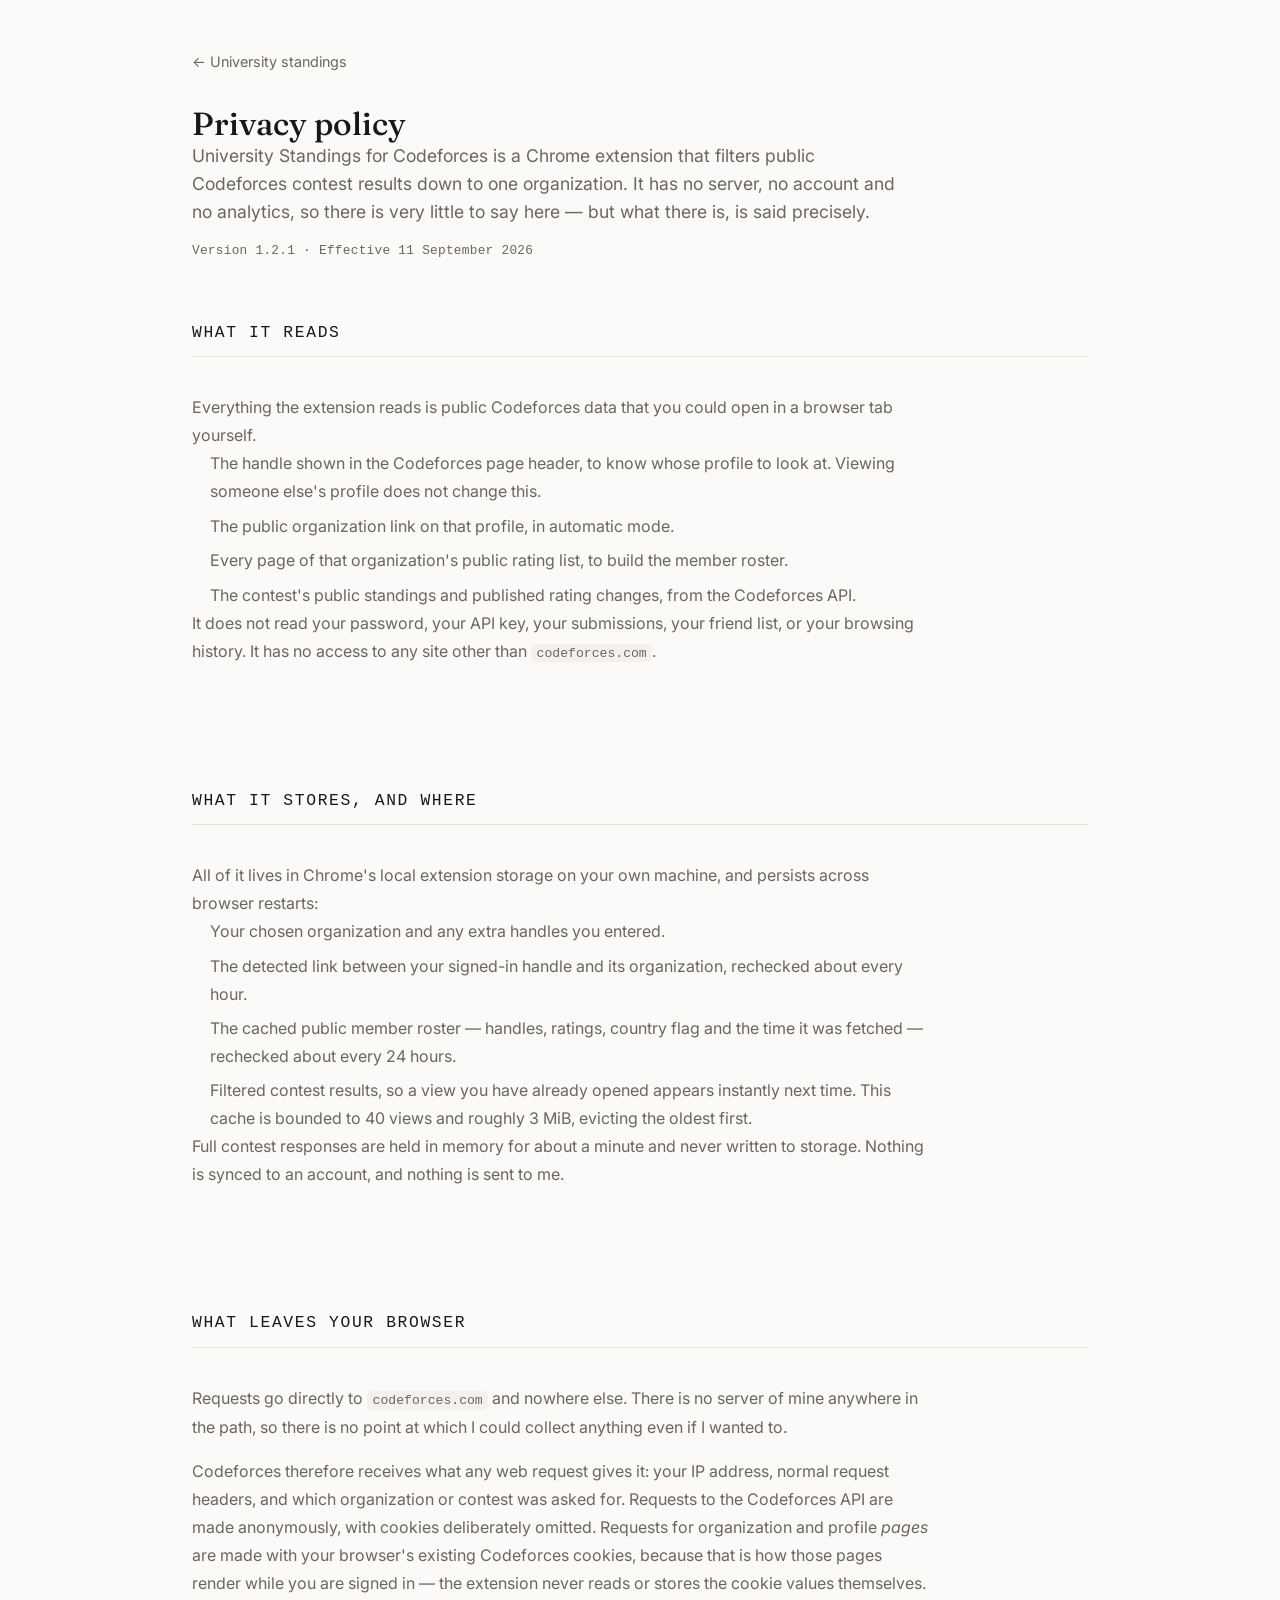
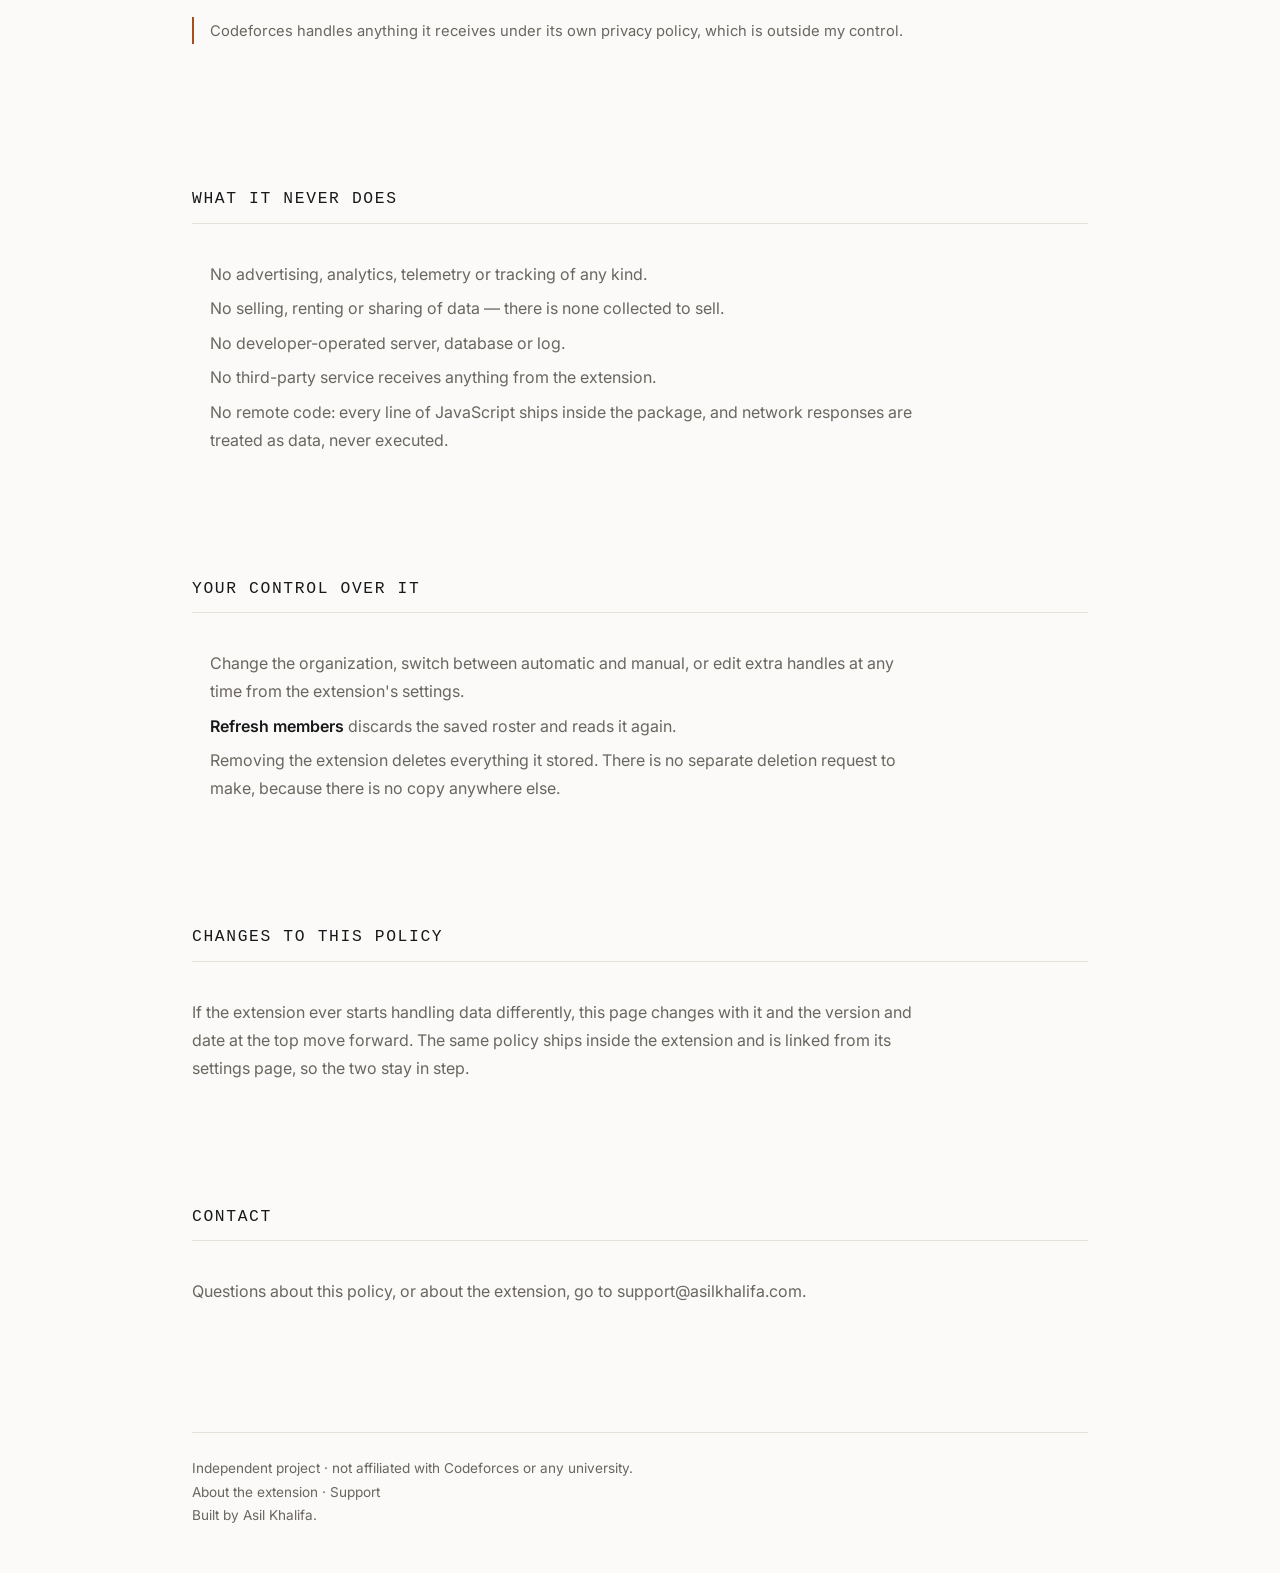
<file: university-standings/privacy/index.html>
<!DOCTYPE html>
<html lang="en">
<head>
<meta charset="UTF-8">
<meta name="viewport" content="width=device-width, initial-scale=1.0">

<title>Privacy policy — University Standings for Codeforces</title>
<meta name="description" content="Privacy policy for the University Standings for Codeforces Chrome extension: what it reads, what it stores locally, and what never leaves your browser.">
<meta name="author" content="Asil Khalifa">
<meta name="theme-color" content="#fbfaf8" media="(prefers-color-scheme: light)">
<meta name="theme-color" content="#111110" media="(prefers-color-scheme: dark)">

<link rel="canonical" href="https://asilkhalifa.com/university-standings/privacy/">

<meta property="og:type" content="article">
<meta property="og:title" content="Privacy policy — University Standings for Codeforces">
<meta property="og:description" content="What the extension reads, what it stores locally, and what never leaves your browser.">
<meta property="og:url" content="https://asilkhalifa.com/university-standings/privacy/">
<meta property="og:site_name" content="Asil Khalifa">
<meta name="twitter:card" content="summary">

<link rel="icon" href="/favicon.svg" type="image/svg+xml">
<link rel="preconnect" href="https://fonts.googleapis.com">
<link rel="preconnect" href="https://fonts.gstatic.com" crossorigin>
<link href="https://fonts.googleapis.com/css2?family=Fraunces:opsz,wght@9..144,400;9..144,500;9..144,600&family=Inter:wght@400;500;600&display=swap" rel="stylesheet">
<link rel="stylesheet" href="/styles.css">

<script>
  // Match the theme before first paint so there is no flash.
  (function () {
    try {
      var t = localStorage.getItem('theme');
      if (t) document.documentElement.setAttribute('data-theme', t);
    } catch (e) {}
  })();
</script>

<style>
  .page-head { padding-top: 3rem; }
  .back-link {
    display: inline-block; margin-bottom: 2rem;
    font-size: .9rem; color: var(--muted); text-decoration: none;
  }
  .back-link:hover { color: var(--accent); }
  .lede { font-size: 1.1rem; color: var(--muted); max-width: 44rem; }
  .stamp {
    font-family: var(--mono); font-size: .8rem; color: var(--muted);
    margin-top: .85rem; letter-spacing: .02em;
  }
  .prose { color: var(--muted); line-height: 1.75; max-width: 46rem; }
  .prose + .prose { margin-top: 1rem; }
  .steps { padding-left: 1.15rem; line-height: 1.75; color: var(--muted); max-width: 46rem; }
  .steps li + li { margin-top: .4rem; }
  .steps code, .prose code, li code, p code {
    font-family: var(--mono); font-size: .82em;
    background: var(--bg-soft); padding: .1rem .35rem; border-radius: 5px;
  }
  .note {
    border-left: 2px solid var(--accent); padding: .1rem 0 .1rem 1rem;
    color: var(--muted); font-size: .92rem; margin: 1.25rem 0; max-width: 46rem;
  }
  .foot {
    margin: 4rem 0 3rem; padding-top: 1.5rem; border-top: 1px solid var(--line);
    color: var(--muted); font-size: .85rem; line-height: 1.7;
  }
</style>
</head>
<body>

<main id="main" class="wrap page-head">

  <a class="back-link" href="/university-standings/">&larr; University standings</a>

  <h1>Privacy policy</h1>
  <p class="lede">
    University Standings for Codeforces is a Chrome extension that filters public Codeforces
    contest results down to one organization. It has no server, no account and no analytics,
    so there is very little to say here &mdash; but what there is, is said precisely.
  </p>
  <p class="stamp">Version 1.2.1 &middot; Effective 11 September 2026</p>

  <section class="section" aria-labelledby="reads">
    <h2 class="section-title" id="reads">What it reads</h2>
    <p class="prose">
      Everything the extension reads is public Codeforces data that you could open in a browser
      tab yourself.
    </p>
    <ul class="steps">
      <li>The handle shown in the Codeforces page header, to know whose profile to look at. Viewing someone else's profile does not change this.</li>
      <li>The public organization link on that profile, in automatic mode.</li>
      <li>Every page of that organization's public rating list, to build the member roster.</li>
      <li>The contest's public standings and published rating changes, from the Codeforces API.</li>
    </ul>
    <p class="prose">
      It does not read your password, your API key, your submissions, your friend list, or your
      browsing history. It has no access to any site other than <code>codeforces.com</code>.
    </p>
  </section>

  <section class="section" aria-labelledby="stores">
    <h2 class="section-title" id="stores">What it stores, and where</h2>
    <p class="prose">
      All of it lives in Chrome's local extension storage on your own machine, and persists
      across browser restarts:
    </p>
    <ul class="steps">
      <li>Your chosen organization and any extra handles you entered.</li>
      <li>The detected link between your signed-in handle and its organization, rechecked about every hour.</li>
      <li>The cached public member roster &mdash; handles, ratings, country flag and the time it was fetched &mdash; rechecked about every 24 hours.</li>
      <li>Filtered contest results, so a view you have already opened appears instantly next time. This cache is bounded to 40 views and roughly 3&nbsp;MiB, evicting the oldest first.</li>
    </ul>
    <p class="prose">
      Full contest responses are held in memory for about a minute and never written to storage.
      Nothing is synced to an account, and nothing is sent to me.
    </p>
  </section>

  <section class="section" aria-labelledby="leaves">
    <h2 class="section-title" id="leaves">What leaves your browser</h2>
    <p class="prose">
      Requests go directly to <code>codeforces.com</code> and nowhere else. There is no server
      of mine anywhere in the path, so there is no point at which I could collect anything even
      if I wanted to.
    </p>
    <p class="prose">
      Codeforces therefore receives what any web request gives it: your IP address, normal
      request headers, and which organization or contest was asked for. Requests to the
      Codeforces API are made anonymously, with cookies deliberately omitted. Requests for
      organization and profile <em>pages</em> are made with your browser's existing Codeforces
      cookies, because that is how those pages render while you are signed in &mdash; the
      extension never reads or stores the cookie values themselves.
    </p>
    <p class="note">
      Codeforces handles anything it receives under
      <a href="https://codeforces.com/privacy" rel="noopener">its own privacy policy</a>, which
      is outside my control.
    </p>
  </section>

  <section class="section" aria-labelledby="never">
    <h2 class="section-title" id="never">What it never does</h2>
    <ul class="steps">
      <li>No advertising, analytics, telemetry or tracking of any kind.</li>
      <li>No selling, renting or sharing of data &mdash; there is none collected to sell.</li>
      <li>No developer-operated server, database or log.</li>
      <li>No third-party service receives anything from the extension.</li>
      <li>No remote code: every line of JavaScript ships inside the package, and network responses are treated as data, never executed.</li>
    </ul>
  </section>

  <section class="section" aria-labelledby="control">
    <h2 class="section-title" id="control">Your control over it</h2>
    <ul class="steps">
      <li>Change the organization, switch between automatic and manual, or edit extra handles at any time from the extension's settings.</li>
      <li><strong>Refresh members</strong> discards the saved roster and reads it again.</li>
      <li>Removing the extension deletes everything it stored. There is no separate deletion request to make, because there is no copy anywhere else.</li>
    </ul>
  </section>

  <section class="section" aria-labelledby="changes">
    <h2 class="section-title" id="changes">Changes to this policy</h2>
    <p class="prose">
      If the extension ever starts handling data differently, this page changes with it and the
      version and date at the top move forward. The same policy ships inside the extension and
      is linked from its settings page, so the two stay in step.
    </p>
  </section>

  <section class="section" aria-labelledby="contact">
    <h2 class="section-title" id="contact">Contact</h2>
    <p class="prose">
      Questions about this policy, or about the extension, go to
      <a href="mailto:support@asilkhalifa.com">support@asilkhalifa.com</a>.
    </p>
  </section>

  <p class="foot">
    Independent project &middot; not affiliated with Codeforces or any university.<br>
    <a href="/university-standings/">About the extension</a> &middot;
    <a href="/university-standings/support/">Support</a><br>
    Built by <a href="/">Asil Khalifa</a>.
  </p>

</main>

</body>
</html>
</file>
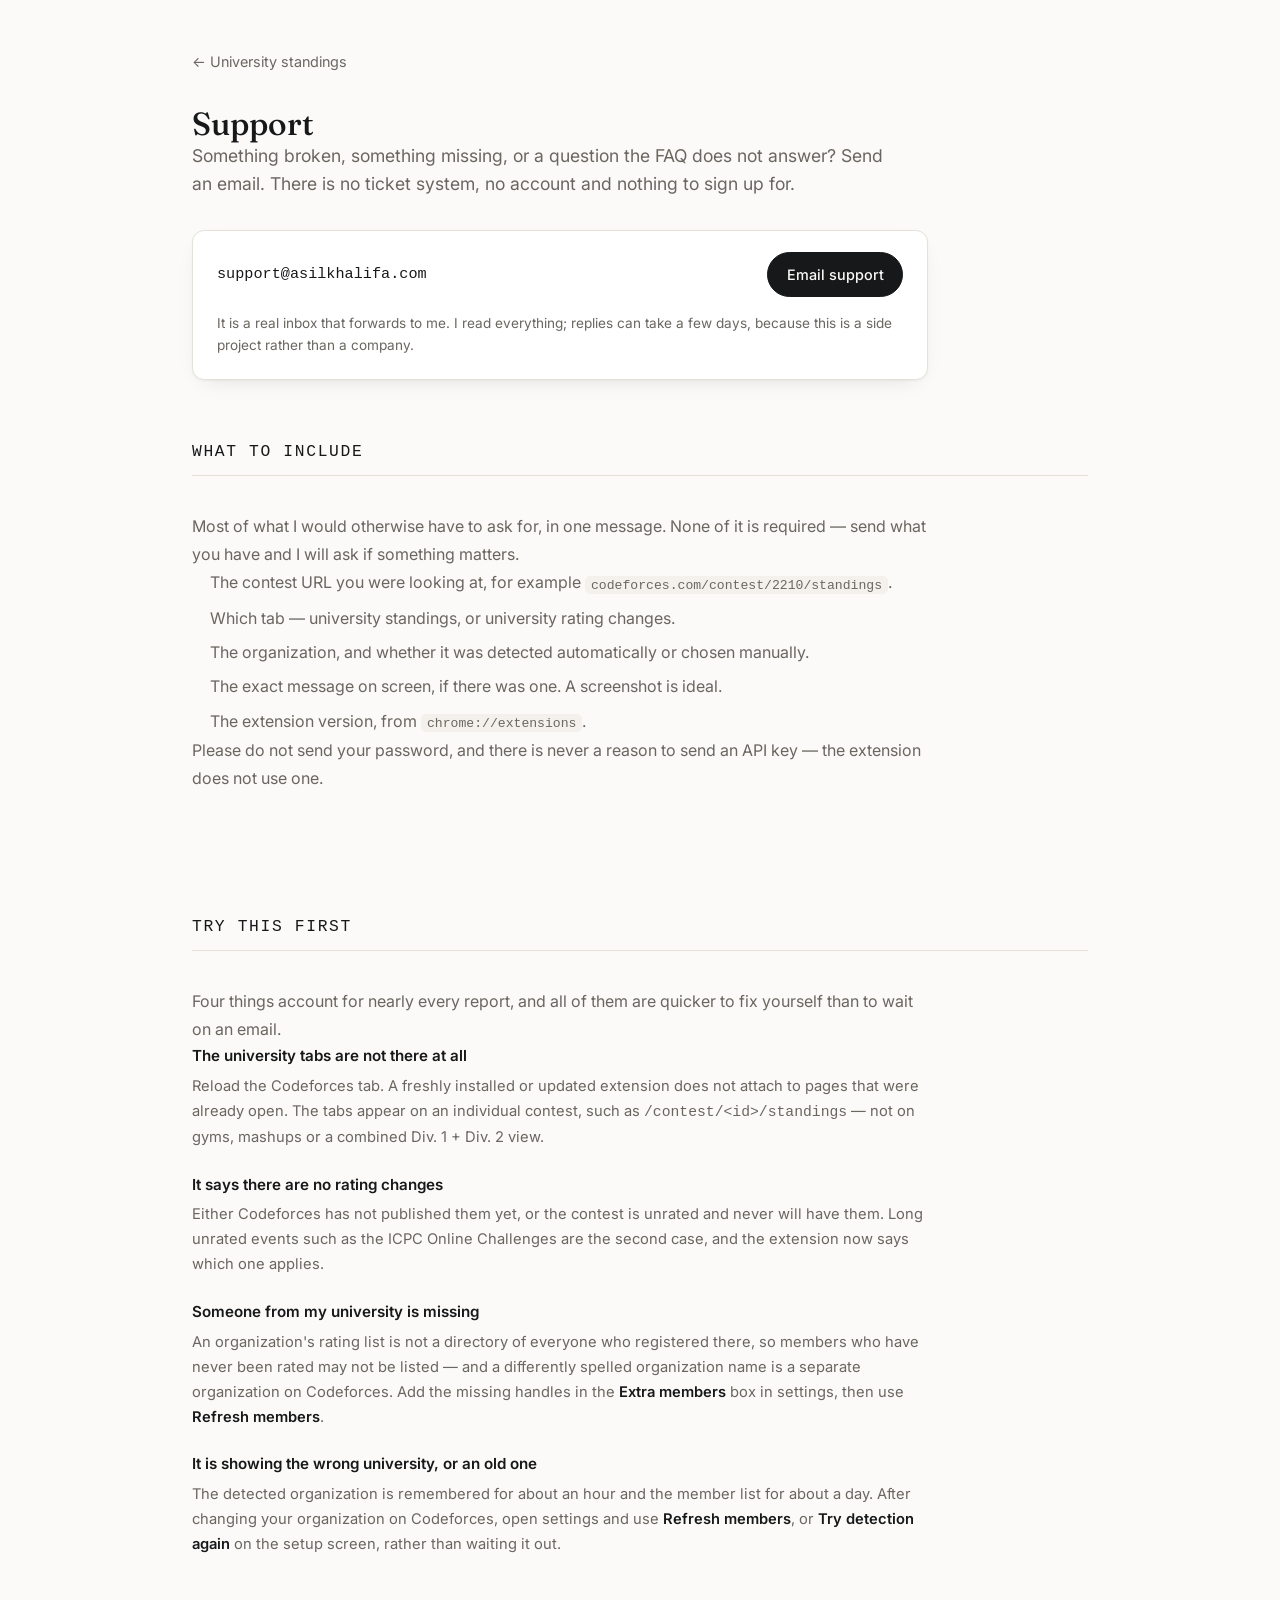
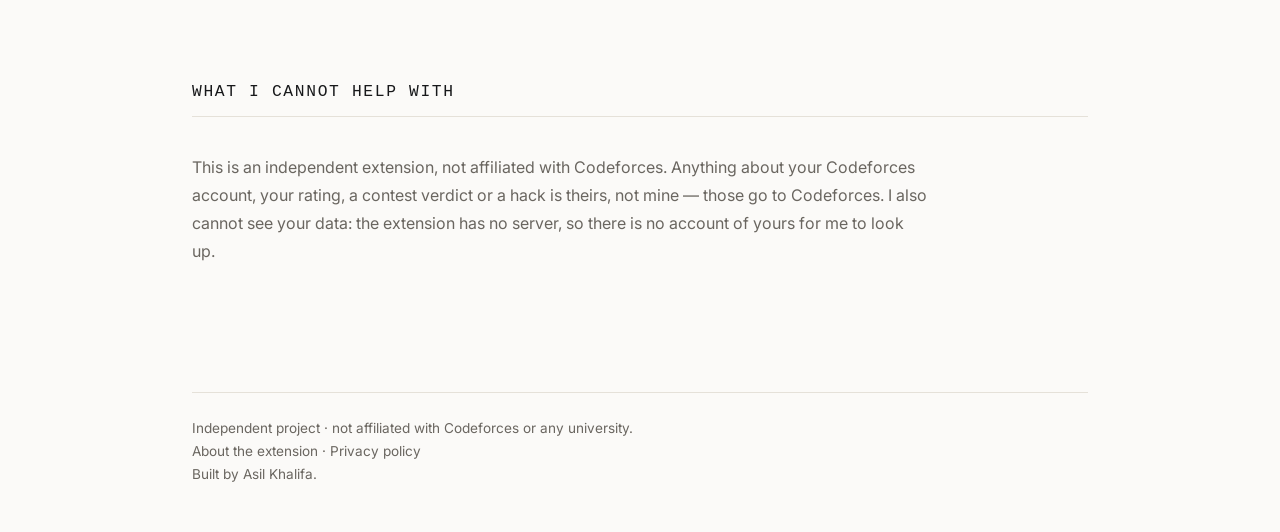
<file: university-standings/support/index.html>
<!DOCTYPE html>
<html lang="en">
<head>
<meta charset="UTF-8">
<meta name="viewport" content="width=device-width, initial-scale=1.0">

<title>Support — University Standings for Codeforces</title>
<meta name="description" content="Get help with the University Standings for Codeforces Chrome extension: email support, what to include in a bug report, and fixes for the usual problems.">
<meta name="author" content="Asil Khalifa">
<meta name="theme-color" content="#fbfaf8" media="(prefers-color-scheme: light)">
<meta name="theme-color" content="#111110" media="(prefers-color-scheme: dark)">

<link rel="canonical" href="https://asilkhalifa.com/university-standings/support/">

<meta property="og:type" content="article">
<meta property="og:title" content="Support — University Standings for Codeforces">
<meta property="og:description" content="Email support for the University Standings for Codeforces Chrome extension.">
<meta property="og:url" content="https://asilkhalifa.com/university-standings/support/">
<meta property="og:site_name" content="Asil Khalifa">
<meta name="twitter:card" content="summary">

<link rel="icon" href="/favicon.svg" type="image/svg+xml">
<link rel="preconnect" href="https://fonts.googleapis.com">
<link rel="preconnect" href="https://fonts.gstatic.com" crossorigin>
<link href="https://fonts.googleapis.com/css2?family=Fraunces:opsz,wght@9..144,400;9..144,500;9..144,600&family=Inter:wght@400;500;600&display=swap" rel="stylesheet">
<link rel="stylesheet" href="/styles.css">

<script>
  // Match the theme before first paint so there is no flash.
  (function () {
    try {
      var t = localStorage.getItem('theme');
      if (t) document.documentElement.setAttribute('data-theme', t);
    } catch (e) {}
  })();
</script>

<style>
  .page-head { padding-top: 3rem; }
  .back-link {
    display: inline-block; margin-bottom: 2rem;
    font-size: .9rem; color: var(--muted); text-decoration: none;
  }
  .back-link:hover { color: var(--accent); }
  .lede { font-size: 1.1rem; color: var(--muted); max-width: 44rem; }

  .mailbox {
    display: flex; flex-wrap: wrap; align-items: center; gap: 1rem;
    border: 1px solid var(--line); border-radius: 12px;
    background: var(--surface); box-shadow: var(--shadow);
    padding: 1.35rem 1.5rem; margin: 2rem 0 0; max-width: 46rem;
  }
  .mailbox .addr {
    margin: 0; flex: 1 1 14rem;
    font-family: var(--mono); font-size: .95rem; color: var(--text);
    overflow-wrap: anywhere;
  }
  .mailbox .hint { flex: 1 1 100%; margin: 0; font-size: .85rem; color: var(--muted); line-height: 1.6; }

  .prose { color: var(--muted); line-height: 1.75; max-width: 46rem; }
  .prose + .prose { margin-top: 1rem; }
  .steps { padding-left: 1.15rem; line-height: 1.75; color: var(--muted); max-width: 46rem; }
  .steps li + li { margin-top: .4rem; }
  .steps code, .prose code, li code, p code {
    font-family: var(--mono); font-size: .82em;
    background: var(--bg-soft); padding: .1rem .35rem; border-radius: 5px;
  }
  dl.fixes { margin: 0; max-width: 46rem; }
  dl.fixes dt {
    font-weight: 600; color: var(--text); margin-top: 1.35rem; font-size: .95rem;
  }
  dl.fixes dt:first-child { margin-top: 0; }
  dl.fixes dd {
    margin: .35rem 0 0; color: var(--muted); line-height: 1.7; font-size: .92rem;
  }
  .foot {
    margin: 4rem 0 3rem; padding-top: 1.5rem; border-top: 1px solid var(--line);
    color: var(--muted); font-size: .85rem; line-height: 1.7;
  }
</style>
</head>
<body>

<main id="main" class="wrap page-head">

  <a class="back-link" href="/university-standings/">&larr; University standings</a>

  <h1>Support</h1>
  <p class="lede">
    Something broken, something missing, or a question the
    <a href="/university-standings/#faq">FAQ</a> does not answer? Send an email. There is no
    ticket system, no account and nothing to sign up for.
  </p>

  <div class="mailbox">
    <p class="addr">support@asilkhalifa.com</p>
    <a class="btn btn-primary" href="mailto:support@asilkhalifa.com?subject=University%20Standings%20for%20Codeforces">Email support</a>
    <p class="hint">
      It is a real inbox that forwards to me. I read everything; replies can take a few days,
      because this is a side project rather than a company.
    </p>
  </div>

  <section class="section" aria-labelledby="include">
    <h2 class="section-title" id="include">What to include</h2>
    <p class="prose">
      Most of what I would otherwise have to ask for, in one message. None of it is required
      &mdash; send what you have and I will ask if something matters.
    </p>
    <ul class="steps">
      <li>The contest URL you were looking at, for example <code>codeforces.com/contest/2210/standings</code>.</li>
      <li>Which tab &mdash; university standings, or university rating changes.</li>
      <li>The organization, and whether it was detected automatically or chosen manually.</li>
      <li>The exact message on screen, if there was one. A screenshot is ideal.</li>
      <li>The extension version, from <code>chrome://extensions</code>.</li>
    </ul>
    <p class="prose">
      Please do not send your password, and there is never a reason to send an API key &mdash;
      the extension does not use one.
    </p>
  </section>

  <section class="section" aria-labelledby="first">
    <h2 class="section-title" id="first">Try this first</h2>
    <p class="prose">
      Four things account for nearly every report, and all of them are quicker to fix yourself
      than to wait on an email.
    </p>

    <dl class="fixes">
      <dt>The university tabs are not there at all</dt>
      <dd>
        Reload the Codeforces tab. A freshly installed or updated extension does not attach to
        pages that were already open. The tabs appear on an individual contest, such as
        <code>/contest/&lt;id&gt;/standings</code> &mdash; not on gyms, mashups or a combined
        Div. 1 + Div. 2 view.
      </dd>

      <dt>It says there are no rating changes</dt>
      <dd>
        Either Codeforces has not published them yet, or the contest is unrated and never will
        have them. Long unrated events such as the ICPC Online Challenges are the second case,
        and the extension now says which one applies.
      </dd>

      <dt>Someone from my university is missing</dt>
      <dd>
        An organization's rating list is not a directory of everyone who registered there, so
        members who have never been rated may not be listed &mdash; and a differently spelled
        organization name is a separate organization on Codeforces. Add the missing handles in
        the <strong>Extra members</strong> box in settings, then use <strong>Refresh
        members</strong>.
      </dd>

      <dt>It is showing the wrong university, or an old one</dt>
      <dd>
        The detected organization is remembered for about an hour and the member list for about
        a day. After changing your organization on Codeforces, open settings and use
        <strong>Refresh members</strong>, or <strong>Try detection again</strong> on the setup
        screen, rather than waiting it out.
      </dd>
    </dl>
  </section>

  <section class="section" aria-labelledby="scope">
    <h2 class="section-title" id="scope">What I cannot help with</h2>
    <p class="prose">
      This is an independent extension, not affiliated with Codeforces. Anything about your
      Codeforces account, your rating, a contest verdict or a hack is theirs, not mine
      &mdash; those go to <a href="https://codeforces.com/" rel="noopener">Codeforces</a>. I
      also cannot see your data: the extension has no server, so there is no account of yours
      for me to look up.
    </p>
  </section>

  <p class="foot">
    Independent project &middot; not affiliated with Codeforces or any university.<br>
    <a href="/university-standings/">About the extension</a> &middot;
    <a href="/university-standings/privacy/">Privacy policy</a><br>
    Built by <a href="/">Asil Khalifa</a>.
  </p>

</main>

</body>
</html>
</file>
<file: styles.css>
/* ---------------------------------------------------------------
   asilkhalifa.com — portfolio
   Warm paper + ink. Light by default, dark on request or by system.
   --------------------------------------------------------------- */

:root {
  --bg:        #fbfaf8;
  --bg-soft:   #f4f1ec;
  --surface:   #ffffff;
  --text:      #17181a;
  --muted:     #6a6660;
  --line:      #e5e1d9;
  --line-soft: #efece6;
  --accent:    #a84d1c;
  --accent-dim:#f0e2d6;
  --shadow:    0 1px 2px rgba(23,24,26,.04), 0 8px 24px -12px rgba(23,24,26,.14);

  --sans: "Inter", ui-sans-serif, system-ui, -apple-system, "Segoe UI", Roboto, sans-serif;
  --serif: "Fraunces", ui-serif, Georgia, "Times New Roman", serif;
  --mono: ui-monospace, SFMono-Regular, "SF Mono", Menlo, Consolas, monospace;

  --wrap: 62rem;
  --pad: clamp(1.25rem, 5vw, 3rem);
  color-scheme: light;
}

@media (prefers-color-scheme: dark) {
  :root:not([data-theme="light"]) {
    --bg:        #111110;
    --bg-soft:   #171715;
    --surface:   #1a1917;
    --text:      #f1ede6;
    --muted:     #a19b91;
    --line:      #2b2a26;
    --line-soft: #232220;
    --accent:    #e3a273;
    --accent-dim:#2e241c;
    --shadow:    0 1px 2px rgba(0,0,0,.3), 0 10px 30px -14px rgba(0,0,0,.7);
    color-scheme: dark;
  }
}

:root[data-theme="dark"] {
  --bg:        #111110;
  --bg-soft:   #171715;
  --surface:   #1a1917;
  --text:      #f1ede6;
  --muted:     #a19b91;
  --line:      #2b2a26;
  --line-soft: #232220;
  --accent:    #e3a273;
  --accent-dim:#2e241c;
  --shadow:    0 1px 2px rgba(0,0,0,.3), 0 10px 30px -14px rgba(0,0,0,.7);
  color-scheme: dark;
}

/* --- base ----------------------------------------------------- */

*, *::before, *::after { box-sizing: border-box; }

html { scroll-behavior: smooth; }
@media (prefers-reduced-motion: reduce) { html { scroll-behavior: auto; } }

body {
  margin: 0;
  background: var(--bg);
  color: var(--text);
  font-family: var(--sans);
  font-size: 16px;
  line-height: 1.65;
  -webkit-font-smoothing: antialiased;
  text-rendering: optimizeLegibility;
}

h1, h2, h3 { font-family: var(--serif); font-weight: 500; line-height: 1.12; margin: 0; }
p { margin: 0; }
ul { margin: 0; padding: 0; list-style: none; }
strong { font-weight: 600; color: var(--text); }

a { color: inherit; text-decoration: none; }
a:focus-visible, button:focus-visible {
  outline: 2px solid var(--accent);
  outline-offset: 3px;
  border-radius: 4px;
}

.wrap { width: 100%; max-width: var(--wrap); margin-inline: auto; padding-inline: var(--pad); }
.muted { color: var(--muted); }

.skip {
  position: absolute; left: -999px; top: 0;
  background: var(--surface); color: var(--text);
  padding: .6rem 1rem; border: 1px solid var(--line); z-index: 100;
}
.skip:focus { left: .75rem; top: .75rem; }

/* --- header --------------------------------------------------- */

.site-header {
  position: sticky; top: 0; z-index: 50;
  background: color-mix(in srgb, var(--bg) 82%, transparent);
  backdrop-filter: saturate(1.4) blur(10px);
  border-bottom: 1px solid transparent;
  transition: border-color .25s ease;
}
.site-header.scrolled { border-bottom-color: var(--line); }

.header-inner {
  display: flex; align-items: center; gap: 1.5rem;
  min-height: 3.75rem;
}

.mark {
  font-family: var(--mono);
  font-size: .78rem;
  letter-spacing: .09em;
  text-transform: uppercase;
  color: var(--muted);
  transition: color .2s ease;
}
.mark:hover { color: var(--text); }

.nav {
  margin-left: auto;
  display: flex; gap: 1.4rem;
  font-size: .875rem;
}
.nav a {
  color: var(--muted);
  padding-block: .25rem;
  border-bottom: 1px solid transparent;
  transition: color .2s ease, border-color .2s ease;
}
.nav a:hover { color: var(--text); }
.nav a.active { color: var(--text); border-bottom-color: var(--accent); }

.icon-btn {
  margin-left: auto;
  display: grid; place-items: center;
  width: 2.15rem; height: 2.15rem;
  padding: 0;
  background: transparent;
  border: 1px solid var(--line);
  border-radius: 999px;
  color: var(--muted);
  cursor: pointer;
  transition: color .2s ease, border-color .2s ease, background .2s ease;
}
.nav + .icon-btn { margin-left: 0; }
.icon-btn:hover { color: var(--text); border-color: var(--muted); background: var(--bg-soft); }
.icon-btn svg { width: 1.05rem; height: 1.05rem; fill: none; stroke: currentColor; stroke-width: 1.6; stroke-linecap: round; stroke-linejoin: round; }
.icon-btn .moon { display: none; }
:root[data-theme="dark"] .icon-btn .sun { display: none; }
:root[data-theme="dark"] .icon-btn .moon { display: block; }
@media (prefers-color-scheme: dark) {
  :root:not([data-theme="light"]) .icon-btn .sun { display: none; }
  :root:not([data-theme="light"]) .icon-btn .moon { display: block; }
}

@media (max-width: 44rem) {
  .nav { display: none; }
  .nav + .icon-btn { margin-left: auto; }
}

/* --- hero ----------------------------------------------------- */

.hero {
  padding-block: clamp(3.5rem, 12vh, 7rem) clamp(3rem, 8vh, 5rem);
  display: grid;
  grid-template-columns: minmax(0, 1fr) auto;
  gap: clamp(2rem, 6vw, 4.5rem);
  align-items: start;
}

.portrait {
  margin: .5rem 0 0;
  width: clamp(9rem, 17vw, 12.5rem);
  aspect-ratio: 1;
  border-radius: 999px;
  overflow: hidden;
  background: #fff;
  border: 1px solid var(--line);
  box-shadow: var(--shadow);
}
.portrait img { display: block; width: 100%; height: 100%; object-fit: cover; }

@media (max-width: 52rem) {
  .hero { grid-template-columns: 1fr; gap: 1.75rem; }
  .portrait { order: -1; margin-top: 0; width: clamp(6.5rem, 26vw, 9rem); }
}

.pill {
  display: inline-flex; align-items: center; gap: .55rem;
  font-family: var(--mono);
  font-size: .72rem; letter-spacing: .04em;
  color: var(--muted);
  background: var(--bg-soft);
  border: 1px solid var(--line);
  border-radius: 999px;
  padding: .35rem .8rem .35rem .65rem;
  margin-bottom: 1.75rem;
}
.pill .dot {
  width: .45rem; height: .45rem; border-radius: 999px;
  background: var(--accent);
  box-shadow: 0 0 0 0 color-mix(in srgb, var(--accent) 55%, transparent);
  animation: pulse 2.6s ease-out infinite;
}
@keyframes pulse {
  70%  { box-shadow: 0 0 0 .4rem transparent; }
  100% { box-shadow: 0 0 0 0 transparent; }
}
@media (prefers-reduced-motion: reduce) { .pill .dot { animation: none; } }

.hero h1 {
  font-size: clamp(2.9rem, 9vw, 5.25rem);
  letter-spacing: -.025em;
  margin-bottom: 1.5rem;
}

.lede {
  font-size: clamp(1.075rem, 2.1vw, 1.3rem);
  line-height: 1.6;
  color: var(--muted);
  max-width: 40ch;
}

.actions {
  display: flex; flex-wrap: wrap; gap: .75rem;
  margin-top: 2.25rem;
}

.btn {
  font-family: var(--sans);
  font-size: .9rem; font-weight: 500;
  padding: .6rem 1.15rem;
  border: 1px solid var(--line);
  border-radius: 999px;
  background: var(--surface);
  color: var(--text);
  cursor: pointer;
  transition: transform .18s ease, border-color .2s ease, background .2s ease, color .2s ease;
}
.btn:hover { border-color: var(--muted); transform: translateY(-1px); }
.btn-meta {
  font-family: var(--mono);
  font-size: .62rem;
  letter-spacing: .08em;
  color: var(--muted);
  border: 1px solid var(--line);
  border-radius: 4px;
  padding: .05rem .3rem;
  margin-left: .45rem;
  vertical-align: 1px;
}

.btn-primary {
  background: var(--text);
  color: var(--bg);
  border-color: var(--text);
}
.btn-primary:hover { background: var(--accent); border-color: var(--accent); color: #fff; }
:root[data-theme="dark"] .btn-primary:hover { color: #17120d; }

.links {
  display: flex; flex-wrap: wrap; gap: .4rem 1.5rem;
  margin-top: 2.5rem;
  padding-top: 1.5rem;
  border-top: 1px solid var(--line-soft);
  font-family: var(--mono);
  font-size: .78rem;
  color: var(--muted);
}
.links a { border-bottom: 1px solid var(--line); padding-bottom: 1px; transition: color .2s, border-color .2s; }
.links a:hover { color: var(--accent); border-color: var(--accent); }

/* --- sections ------------------------------------------------- */

.section { padding-block: clamp(2.75rem, 7vh, 4.5rem); }

.section-title {
  display: flex; align-items: baseline; gap: .85rem;
  font-size: 1.02rem;
  font-family: var(--mono);
  font-weight: 500;
  letter-spacing: .1em;
  text-transform: uppercase;
  color: var(--text);
  padding-bottom: .9rem;
  margin-bottom: 2.25rem;
  border-bottom: 1px solid var(--line);
}
.section-title .num { color: var(--accent); font-size: .8rem; }

/* entries (experience / education) */

.entry {
  display: grid;
  grid-template-columns: 11rem 1fr;
  gap: 1.5rem;
  padding-block: 1.75rem;
  border-top: 1px solid var(--line-soft);
}
.entry:first-of-type { border-top: 0; padding-top: 0; }

.entry-meta {
  display: flex; flex-direction: column; gap: .15rem;
  font-family: var(--mono);
  font-size: .74rem;
  letter-spacing: .03em;
  color: var(--muted);
  padding-top: .35rem;
}
.entry-meta .place { color: color-mix(in srgb, var(--muted) 72%, transparent); }

.entry-body h3 { font-size: 1.32rem; letter-spacing: -.012em; }
.entry-body h3 .org { color: var(--muted); font-weight: 400; }

.role-note {
  color: var(--muted);
  font-size: .9rem;
  margin-top: .4rem;
}

.bullets { margin-top: 1rem; display: grid; gap: .7rem; }
.bullets li {
  position: relative;
  padding-left: 1.15rem;
  color: var(--muted);
  font-size: .95rem;
}
.bullets li::before {
  content: "";
  position: absolute; left: 0; top: .68em;
  width: .38rem; height: .38rem;
  border-radius: 999px;
  background: var(--accent);
  opacity: .55;
}

.chips {
  display: flex; flex-wrap: wrap; gap: .4rem;
  margin-top: 1.15rem;
}
.chips li {
  font-family: var(--mono);
  font-size: .7rem;
  letter-spacing: .02em;
  color: var(--muted);
  background: var(--bg-soft);
  border: 1px solid var(--line-soft);
  border-radius: 999px;
  padding: .2rem .6rem;
}

@media (max-width: 44rem) {
  .entry { grid-template-columns: 1fr; gap: .6rem; }
  .entry-meta { flex-direction: row; gap: .75rem; padding-top: 0; }
}

/* --- project cards -------------------------------------------- */

.cards {
  display: grid;
  grid-template-columns: repeat(auto-fit, minmax(19rem, 1fr));
  gap: 1.1rem;
}

.card {
  display: flex; flex-direction: column;
  background: var(--surface);
  border: 1px solid var(--line);
  border-radius: 14px;
  padding: 1.5rem;
  transition: transform .22s ease, box-shadow .22s ease, border-color .22s ease;
}
.card:hover {
  transform: translateY(-3px);
  box-shadow: var(--shadow);
  border-color: color-mix(in srgb, var(--accent) 40%, var(--line));
}
.card header {
  display: flex; align-items: baseline; justify-content: space-between; gap: 1rem;
  margin-bottom: .8rem;
}
.card h3 { font-size: 1.22rem; letter-spacing: -.01em; }
.card .tag {
  font-family: var(--mono);
  font-size: .66rem;
  letter-spacing: .06em;
  text-transform: uppercase;
  color: var(--accent);
  background: var(--accent-dim);
  border-radius: 999px;
  padding: .2rem .55rem;
  white-space: nowrap;
}
.card p { color: var(--muted); font-size: .93rem; }
.card .chips { margin-top: auto; padding-top: 1.15rem; }
.card-note {
  font-family: var(--mono);
  font-size: .72rem;
  color: var(--muted);
  margin-top: .9rem;
}
.card-note a { border-bottom: 1px solid var(--line); transition: color .2s, border-color .2s; }
.card-note a:hover { color: var(--accent); border-color: var(--accent); }

/* --- skills --------------------------------------------------- */

.skills { display: grid; gap: 0; }
.skills > div {
  display: grid;
  grid-template-columns: 11rem 1fr;
  gap: 1.5rem;
  padding-block: .95rem;
  border-top: 1px solid var(--line-soft);
}
.skills > div:first-child { border-top: 0; padding-top: 0; }
.skills dt {
  font-family: var(--mono);
  font-size: .74rem;
  letter-spacing: .06em;
  text-transform: uppercase;
  color: var(--muted);
  padding-top: .18rem;
}
.skills dd { margin: 0; font-size: .95rem; }

@media (max-width: 44rem) {
  .skills > div { grid-template-columns: 1fr; gap: .3rem; }
}

/* --- contact + footer ----------------------------------------- */

.contact-lede {
  font-size: clamp(1.05rem, 2vw, 1.2rem);
  color: var(--muted);
  max-width: 46ch;
}

.site-footer {
  display: flex; flex-wrap: wrap; justify-content: space-between; gap: .5rem;
  padding-block: 2.25rem 3rem;
  margin-top: 1.5rem;
  border-top: 1px solid var(--line-soft);
  font-family: var(--mono);
  font-size: .72rem;
  color: var(--muted);
}

/* --- reveal on scroll ----------------------------------------- */

.reveal {
  opacity: 0;
  transform: translateY(12px);
  transition: opacity .6s cubic-bezier(.22,.61,.36,1), transform .6s cubic-bezier(.22,.61,.36,1);
}
.reveal.in { opacity: 1; transform: none; }

@media (prefers-reduced-motion: reduce) {
  .reveal { opacity: 1; transform: none; transition: none; }
  .card:hover, .btn:hover { transform: none; }
}

/* --- print (Save as PDF gives a clean one-page-ish résumé) ----- */

@media print {
  :root {
    --bg: #fff; --bg-soft: #fff; --surface: #fff;
    --text: #000; --muted: #333; --line: #bbb; --line-soft: #ddd;
    --accent: #000; --accent-dim: #fff;
  }
  body { font-size: 10.5pt; line-height: 1.42; }
  .site-header, .actions, .icon-btn, .skip, .site-footer, .pill,
  .portrait { display: none !important; }
  .hero { display: block; }
  .reveal { opacity: 1 !important; transform: none !important; }
  .wrap { max-width: none; padding-inline: 0; }
  .hero { padding-block: 0 1rem; }
  .hero h1 { font-size: 24pt; margin-bottom: .35rem; }
  .lede { font-size: 10.5pt; max-width: none; }
  .links { margin-top: .6rem; padding-top: .5rem; gap: .2rem .9rem; font-size: 8.5pt; }
  .links a { border: 0; }
  .section { padding-block: .9rem 0; break-inside: avoid; }
  .section-title { font-size: 10pt; margin-bottom: .8rem; padding-bottom: .3rem; }
  .entry, .card, .skills > div { break-inside: avoid; padding-block: .7rem; }
  .card { border: 1px solid var(--line); box-shadow: none; }
  .cards { grid-template-columns: 1fr; gap: .6rem; }
  .chips li { border-color: #ccc; }
  a[href^="http"]::after { content: " (" attr(href) ")"; font-size: 7.5pt; color: #555; }
  .nav a::after, .btn::after { content: ""; }
}
</file>
